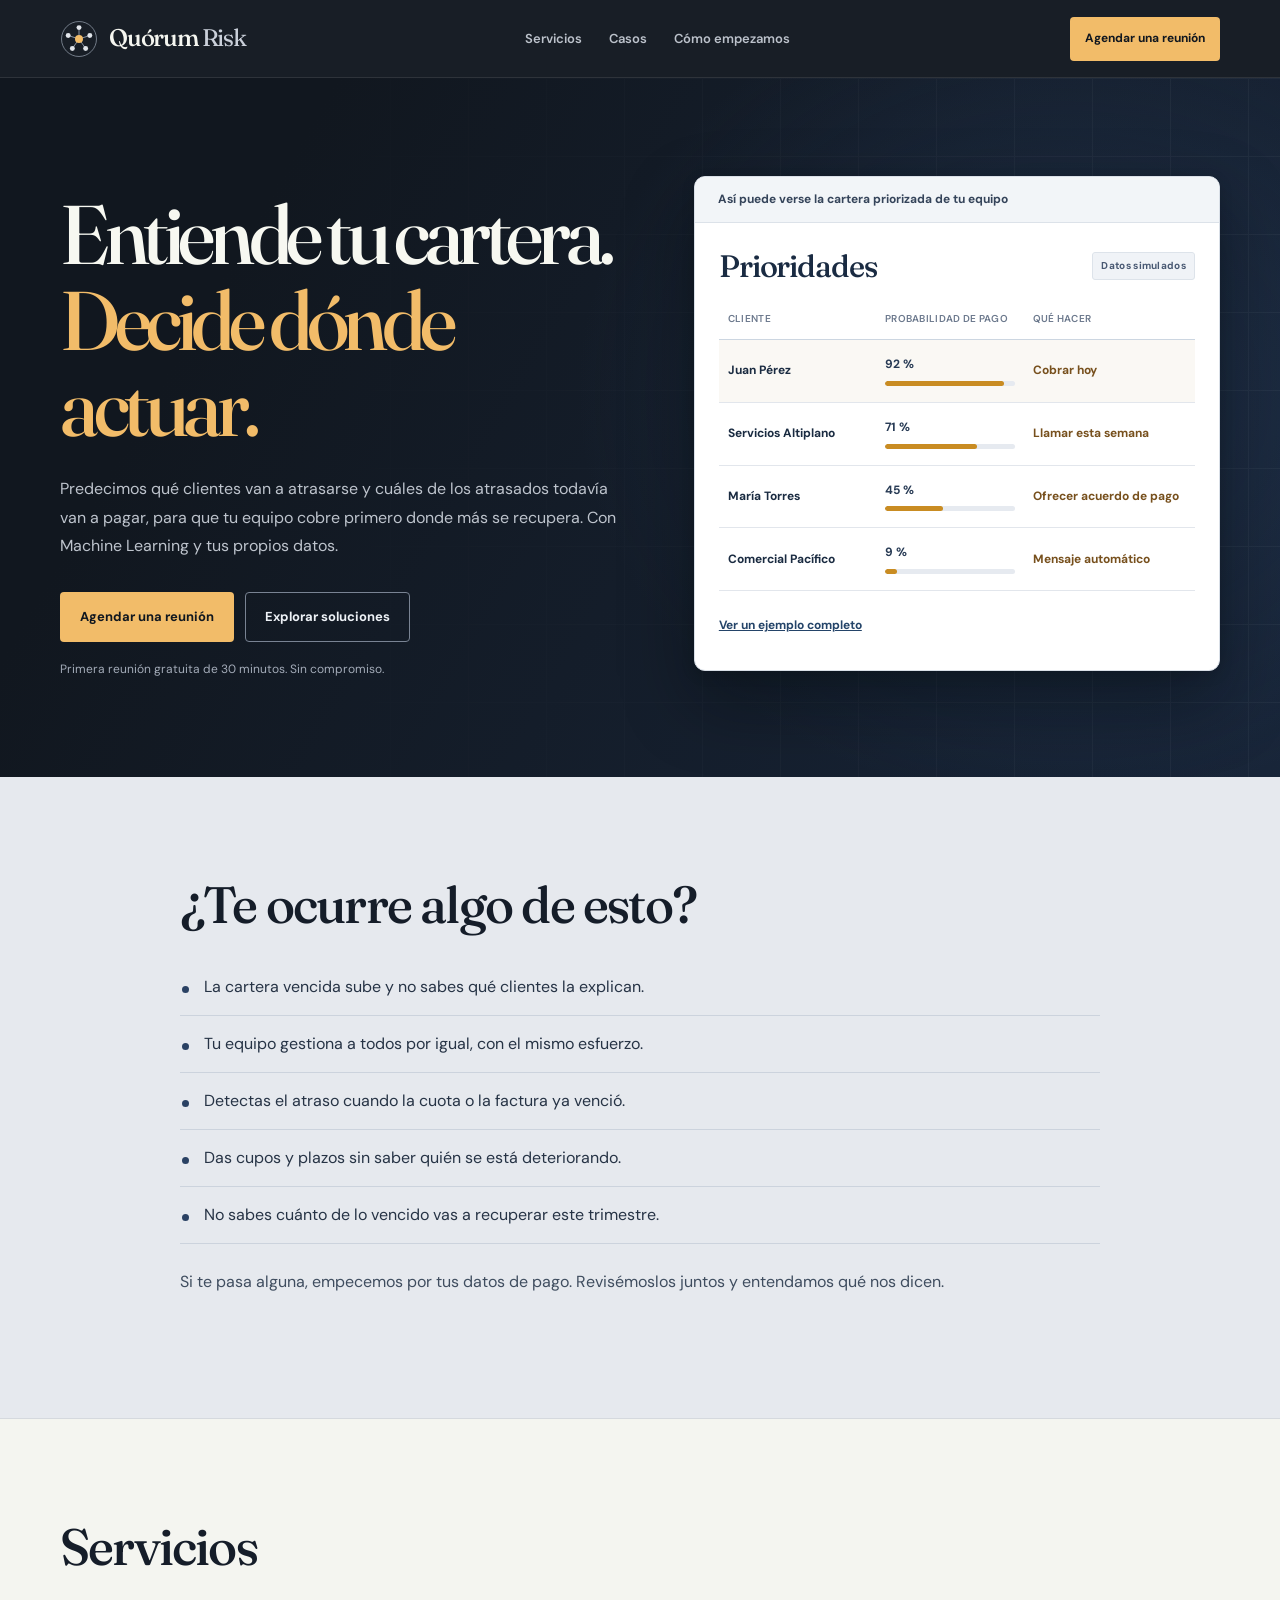
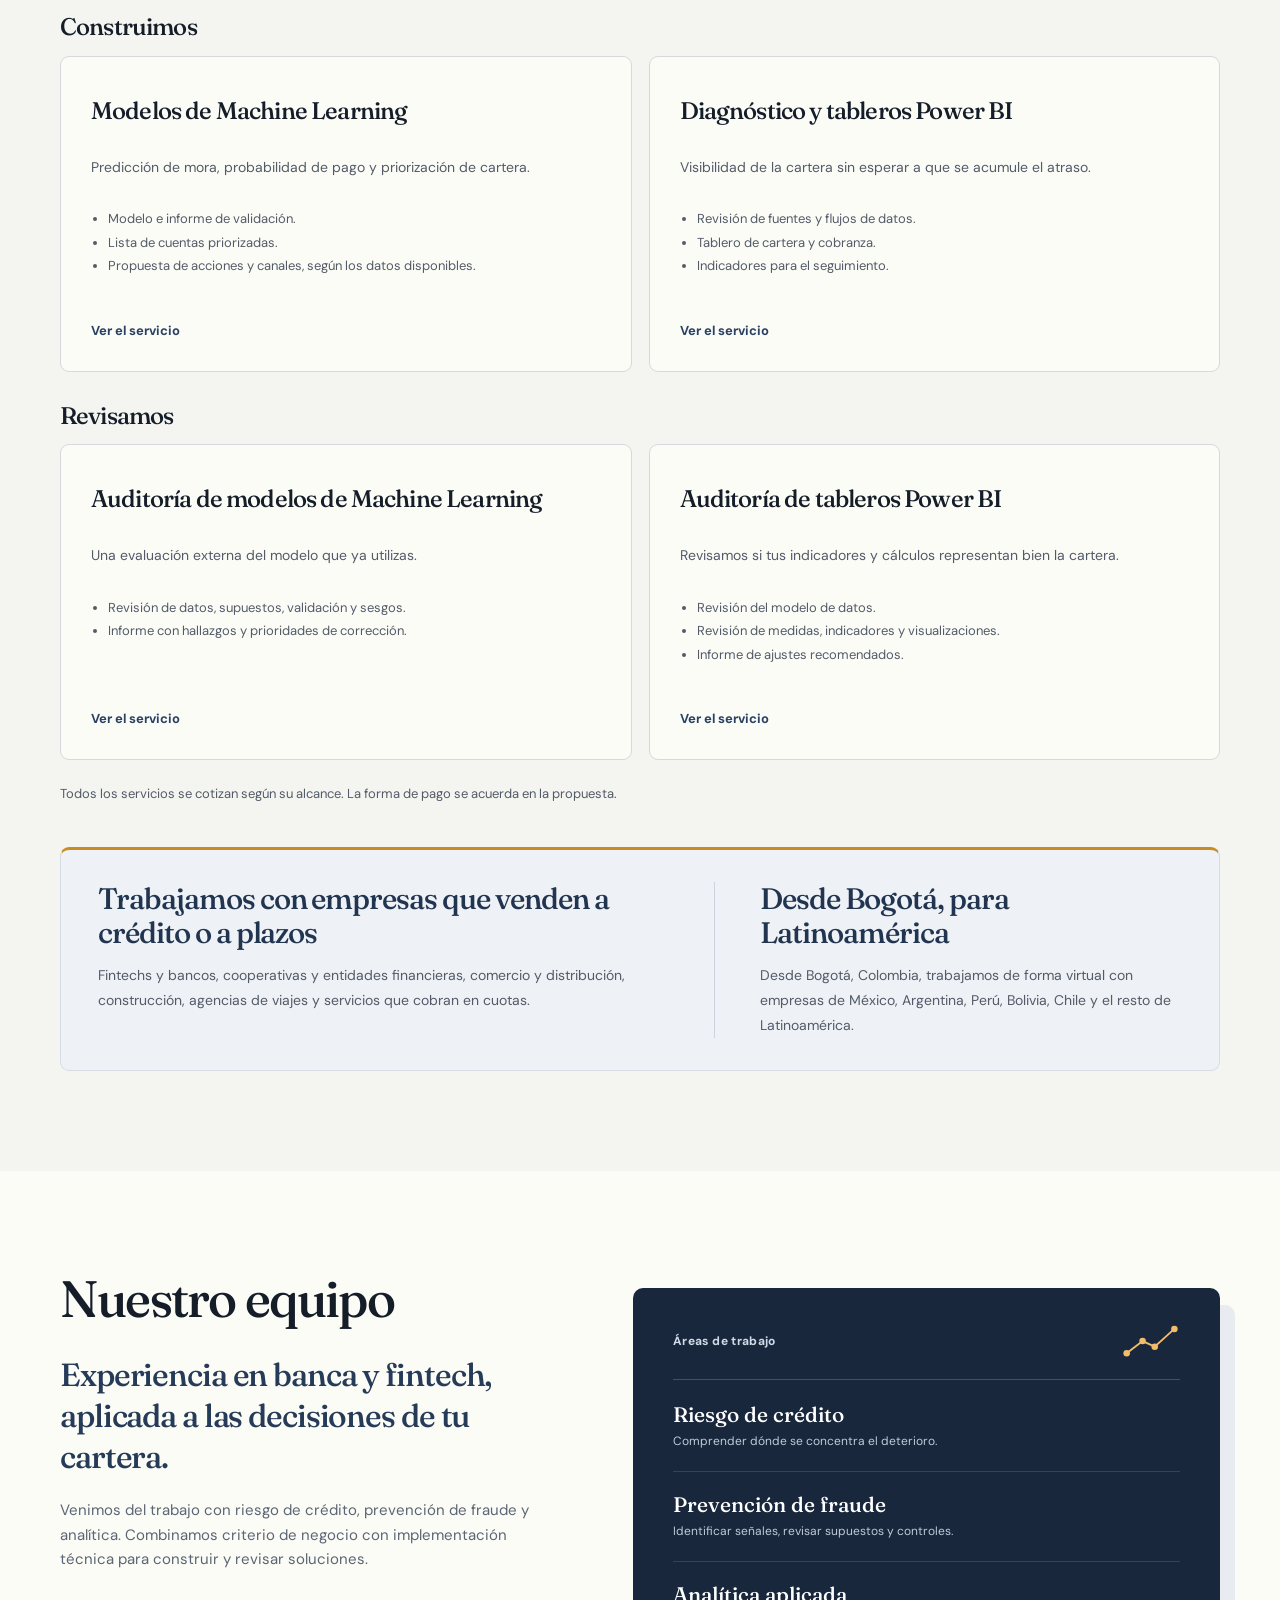
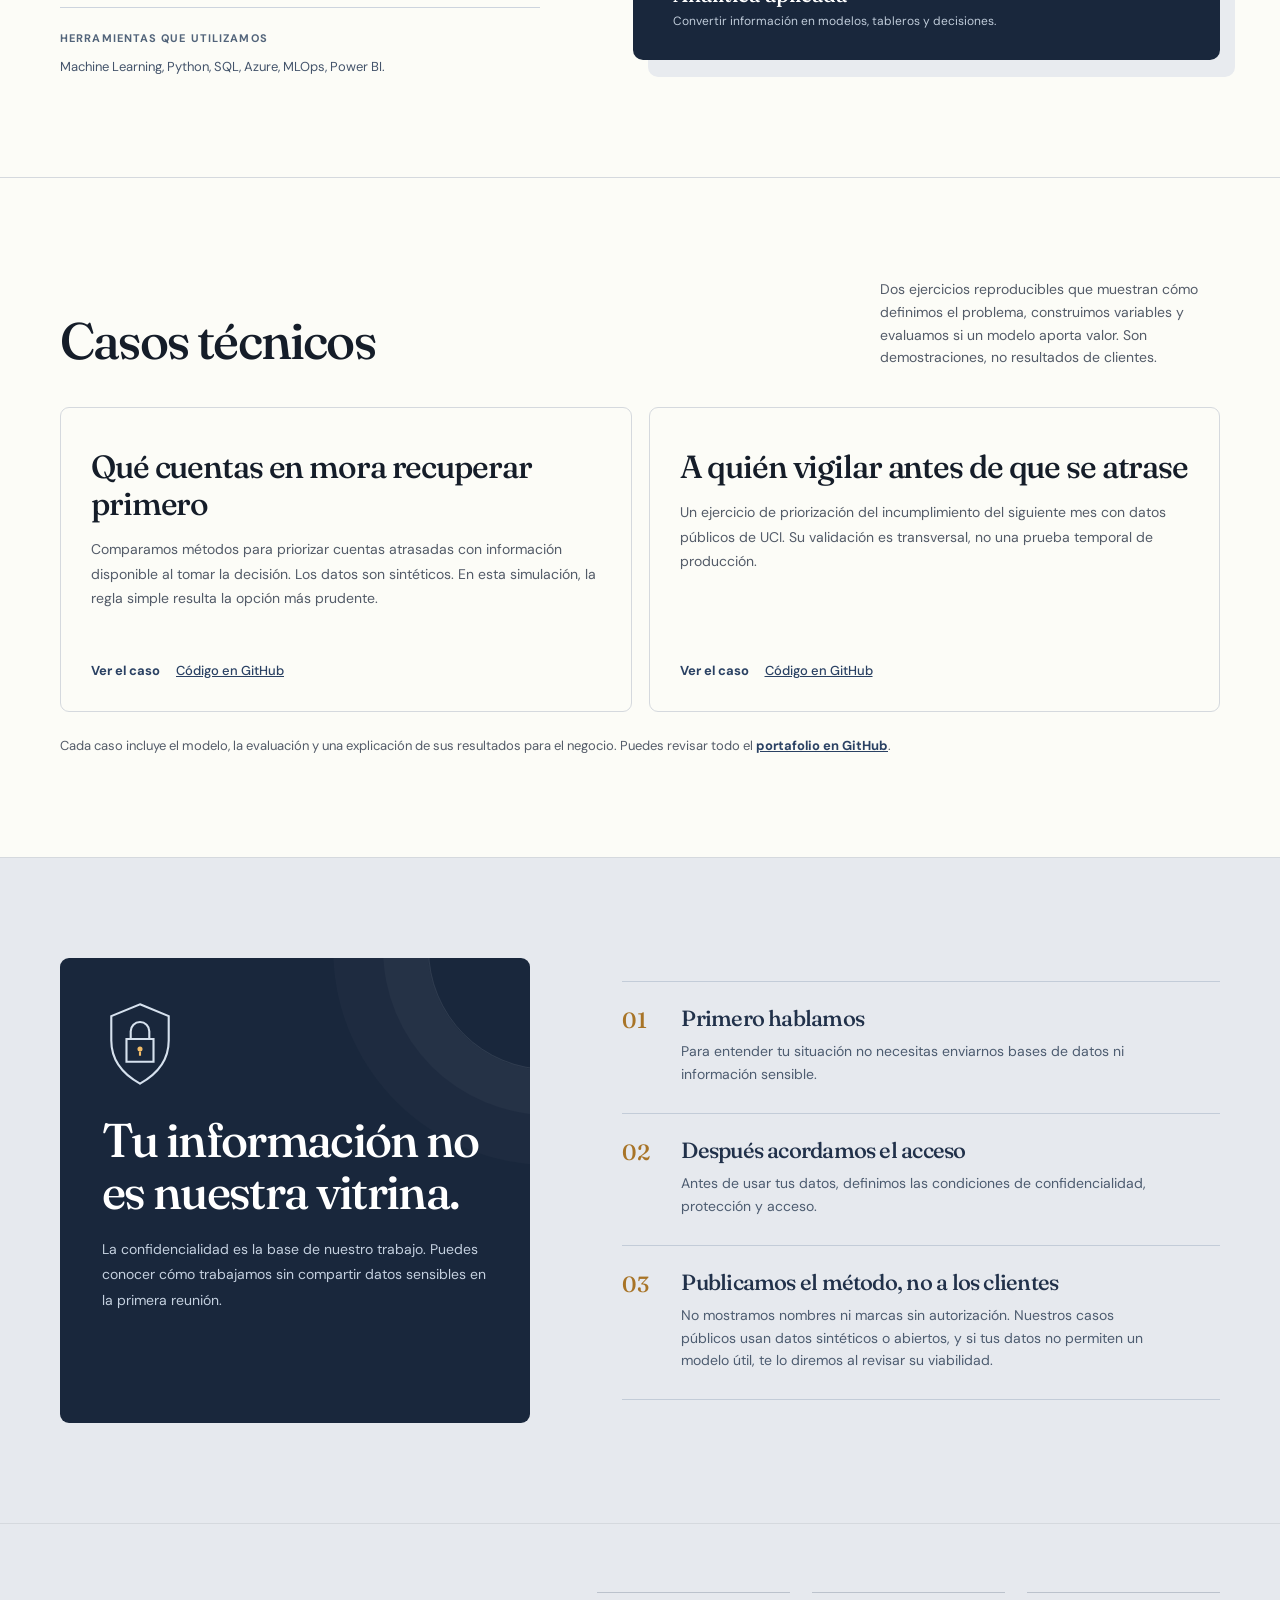
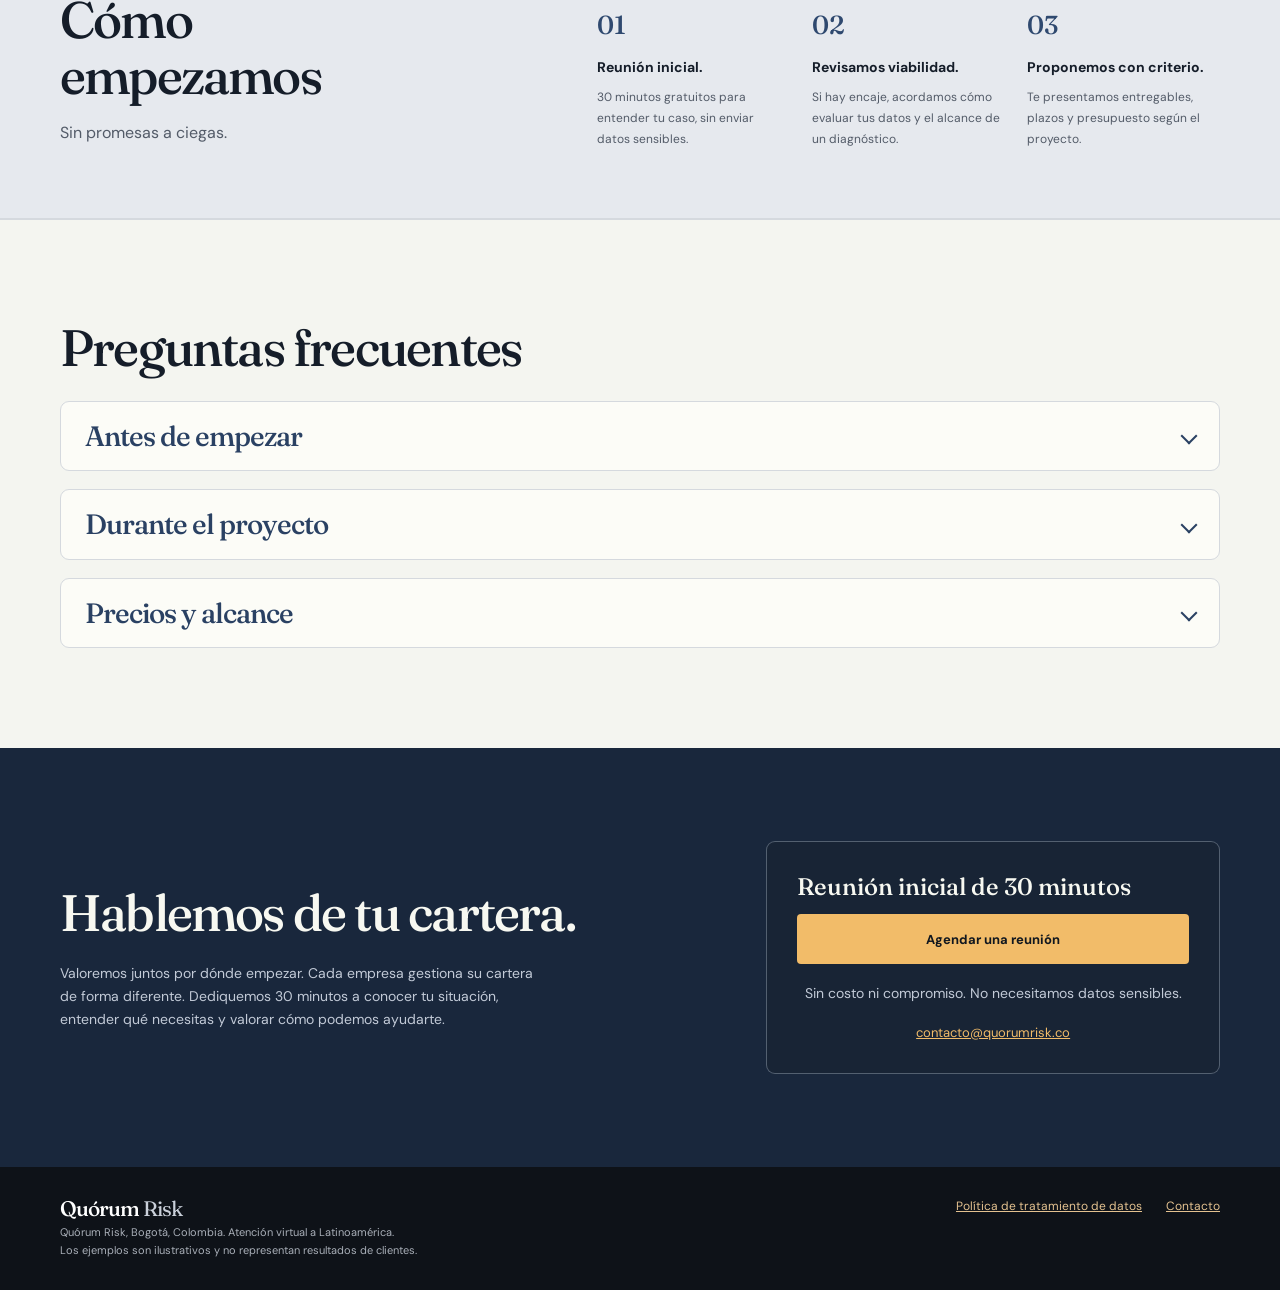
<file: index.html>
<!doctype html>
<html lang="es">
<head>
<meta charset="utf-8">
<meta name="viewport" content="width=device-width,initial-scale=1">
<meta name="theme-color" content="#11171f">
<title>Modelos predictivos de cartera y mora | Quórum Risk</title>
<meta name="description" content="Predicción de mora, priorización de cobranza y tableros de cartera con Machine Learning y Power BI. Consultoría desde Bogotá para toda Latinoamérica.">
<link rel="canonical" href="https://quorumrisk.co/">
<meta property="og:title" content="Quórum Risk. Entiende tu cartera. Decide dónde actuar.">
<meta property="og:description" content="Predicción de mora, recuperación de cartera, auditoría de modelos y Power BI para empresas de Latinoamérica.">
<meta property="og:url" content="https://quorumrisk.co/">
<script type="application/ld+json">{"@context":"https://schema.org","@type":"ProfessionalService","name":"Quórum Risk","url":"https://quorumrisk.co/","email":"contacto@quorumrisk.co","address":{"@type":"PostalAddress","addressLocality":"Bogotá","addressCountry":"CO"},"areaServed":{"@type":"Place","name":"Latinoamérica"},"description":"Consultoría de inteligencia de cartera, modelos predictivos de mora, priorización de cobranza, Power BI y auditoría de modelos."}</script>
<style>
@import url('https://fonts.googleapis.com/css2?family=DM+Sans:wght@400;500;600;700&family=Fraunces:opsz,wght@9..144,400;9..144,500;9..144,600&display=swap');
:root{--deep:#11171f;--pine:#19273c;--pine2:#2a4163;--paper:#f4f5f0;--surface:#fcfcf7;--line:#d5d9de;--ink:#151d29;--muted:#535b68;--lime:#cad6e8;--gold:#f2bc69;--heading:'Fraunces',Georgia,serif;--body:'DM Sans',system-ui,sans-serif}
*{box-sizing:border-box}html{scroll-behavior:smooth;scroll-padding-top:90px}body{margin:0;color:var(--ink);background:var(--paper);font:16px/1.62 var(--body);-webkit-font-smoothing:antialiased}a{color:inherit}button,a{font:inherit}h1,h2,h3,p{margin:0}h1,h2,h3{font-family:var(--heading);font-weight:500;letter-spacing:-.035em}h1{font-size:clamp(3.45rem,6.5vw,6.7rem);line-height:1.035;letter-spacing:-.065em}h2{font-size:clamp(2.25rem,4vw,4rem);line-height:1.1}h3{font-size:clamp(1.35rem,2.5vw,2.05rem);line-height:1.16}.wrap{width:min(1160px,calc(100% - 52px));margin:auto}.eyebrow{font-weight:700;font-size:11px;letter-spacing:.16em;line-height:1.55;text-transform:uppercase}.muted{color:var(--muted)}:focus-visible{outline:3px solid var(--gold);outline-offset:4px}
.site-header{background:#11171ff7;backdrop-filter:blur(15px);color:#f5f6f0;position:sticky;top:0;z-index:20;border-bottom:1px solid #ffffff18}.header-content{min-height:77px;display:flex;align-items:center;gap:26px}.logo{display:inline-flex;align-items:center;gap:11px;text-decoration:none;white-space:nowrap}.logo svg{width:38px;height:38px}.logo-text{font:500 24px/1.1 var(--heading);letter-spacing:-.05em}.logo-text span{color:#cad0da;font-weight:400}.nav{display:flex;gap:27px;margin-left:auto}.nav a{font-size:13px;font-weight:600;color:#bcc2cb;text-decoration:none}.nav a:hover{color:white}.right{display:flex;align-items:center;gap:13px;margin-left:auto}.nav+.right{margin-left:0}.lang{display:flex;gap:2px;border:1px solid #798393;padding:3px;border-radius:5px}.lang a{font-size:11px;font-weight:700;padding:4px 7px;border-radius:3px;text-decoration:none;color:#bac2ce}.lang a[aria-current="page"]{background:var(--lime);color:var(--deep)}.header-cta{font-size:12px;font-weight:700;text-decoration:none;color:var(--deep);background:var(--gold);border-radius:4px;padding:10px 15px;white-space:nowrap}.header-cta:hover,.button-primary:hover{background:#ffd08a}
.hero{background:var(--deep);color:#f7f8f1;isolation:isolate;position:relative;overflow:hidden;padding:90px 0 98px}.hero:before{content:"";z-index:-2;position:absolute;inset:0;background:radial-gradient(ellipse 48% 75% at 83% 45%,#2b436660,transparent 79%),linear-gradient(120deg,#11171f 20%,#19273c 110%)}.hero:after{content:"";position:absolute;inset:0;z-index:-1;opacity:.04;background-image:linear-gradient(#ffffff 1px,transparent 1px),linear-gradient(90deg,#ffffff 1px,transparent 1px);background-size:78px 78px;mask-image:linear-gradient(90deg,transparent 22%,black 95%)}.hero-grid{display:grid;grid-template-columns:1.04fr .96fr;align-items:center;gap:5.5%}.hero .eyebrow{color:var(--lime);display:flex;align-items:center;gap:12px}.hero .eyebrow:before{content:"";height:1px;width:26px;background:var(--gold);flex:none}.hero h1{margin:23px 0 26px;max-width:640px}.hero h1 em{color:var(--gold);font-style:normal}.hero-description{font-size:16px;line-height:1.78;color:#bec4cd;max-width:54ch}.actions{display:flex;flex-wrap:wrap;gap:11px;margin-top:31px}.button{display:inline-flex;align-items:center;justify-content:center;gap:14px;min-height:50px;padding:12px 19px;border-radius:4px;text-decoration:none;font-size:13px;font-weight:700;border:1px solid transparent;transition:transform .2s,background .2s;white-space:nowrap}.button:hover{transform:translateY(-2px)}.button-primary{background:var(--gold);color:var(--deep)}.button-outline{color:#edf1f6;border-color:#798393}.button-outline:hover{border-color:var(--gold)}.micro{font-size:12px;color:#a3abb8;margin-top:18px}
.sample{border:1px solid #6c788b70;background:#16202edc;border-radius:12px;overflow:hidden;box-shadow:0 30px 85px #070b1080;transform:rotate(1deg)}.sample-head{display:flex;justify-content:space-between;align-items:center;gap:12px;padding:17px 22px;background:#ffffff07;border-bottom:1px solid #ffffff18}.sample-head strong{font-size:11px;letter-spacing:.11em}.dots{display:flex;gap:5px}.dots i{width:5px;height:5px;border-radius:50%;background:#909eb2}.dots i:first-child{background:var(--gold)}.sample-body{padding:25px}.sample-label{font-size:10px;color:#d6b782;letter-spacing:.08em;font-weight:700}.sample h3{font-family:var(--heading);font-size:28px;color:#eef2f8;margin:8px 0 23px}.flow{display:grid;grid-template-columns:1fr auto 1fr;gap:10px;align-items:center}.signals,.decision{background:#202b3b;border:1px solid #526177;border-radius:6px;padding:15px;min-height:166px}.signals span{display:block;font-size:11px;color:#dde1e8;padding:10px 0;border-bottom:1px solid #ffffff2}.signals span:last-child{border:0}.signals span:before{content:"•";color:var(--gold);margin-right:7px}.flow-arrow{color:var(--gold);font-size:24px}.decision{border-color:#9e835a;background:linear-gradient(155deg,#373e48,#2a3038)}.decision strong{display:block;font:500 22px/1.14 var(--heading);margin:23px 0 9px}.decision small{display:block;color:#c7cdd5;font-size:11px}.sample-foot{border-top:1px solid #ffffff20;margin-top:22px;padding-top:14px;font-size:11px;color:#aab3c0}
.scope{background:#e6e9ee;border-bottom:1px solid #d6dadf}.scope .wrap{padding:19px 0;display:flex;gap:18px;align-items:center;justify-content:space-between}.scope .eyebrow{color:#586272;flex:none}.scope p:last-child{font-size:13px;font-weight:600;color:#374152;text-align:right}
.section{padding:100px 0}.section-intro{display:flex;justify-content:space-between;align-items:end;gap:35px;margin-bottom:38px}.section-intro .eyebrow{color:var(--pine2);margin-bottom:15px}.section-intro p:last-child{color:var(--muted);font-size:14px;max-width:340px}.cards{display:grid;grid-template-columns:repeat(3,minmax(0,1fr));gap:17px}.card{display:flex;flex-direction:column;gap:15px;min-height:312px;padding:30px;background:var(--surface);border:1px solid var(--line);border-radius:9px}.card .num{font-size:11px;color:var(--pine2);font-weight:700;letter-spacing:.12em}.card h3{margin-top:10px}.card p{font-size:14px;color:var(--muted);line-height:1.75}.card a{font-size:13px;font-weight:700;color:var(--pine2);text-decoration:none;margin-top:auto;padding-top:14px}.card a:hover{text-decoration:underline}.service-note{font-size:13px;color:var(--muted);margin-top:23px}
.how{background:#e6e9ee;border-block:1px solid var(--line);padding:68px 0}.how-grid{display:grid;grid-template-columns:1fr 1.4fr;gap:8%;align-items:start}.how .eyebrow{color:var(--pine2);margin-bottom:16px}.how h2{max-width:400px}.steps{display:grid;grid-template-columns:repeat(3,minmax(0,1fr));gap:22px}.step{border-top:1px solid #bbc2cc;padding-top:16px}.step b{font:500 26px var(--heading);color:#2f496f}.step strong{display:block;font-size:14px;margin:14px 0 8px}.step p{font-size:12px;line-height:1.75;color:var(--muted)}
.contact{background:var(--pine);padding:93px 0;color:#f7f8f1}.contact-grid{display:grid;grid-template-columns:1fr .8fr;gap:12%;align-items:center}.contact .eyebrow{color:var(--gold);margin-bottom:17px}.contact h2{margin-bottom:21px}.contact p{font-size:14px;color:#c2cad7;max-width:48ch}.contact-panel{background:#182435;border:1px solid #939eaf7c;border-radius:9px;padding:30px}.contact-panel strong{display:block;font:500 24px var(--heading);margin-bottom:13px}.contact-panel .button{width:100%}.contact-panel .micro{text-align:center}.contact-panel .email{display:block;color:var(--gold);font-size:13px;text-align:center;margin-top:17px;overflow-wrap:anywhere}.footer{background:#0e1218;color:#a9afb8;padding:30px 0}.footer .wrap{display:flex;justify-content:space-between;align-items:center;gap:25px}.footer .logo-text{font-size:21px;color:#ffffff}.footer p{font-size:11px;max-width:440px}.footer a.extra{font-size:12px;color:#ecc68e;text-decoration:none}
.detail-hero{background:var(--deep);color:#f6f8ee;padding:74px 0}.detail-hero .eyebrow{color:var(--gold)}.detail-hero h1{font-size:clamp(3rem,5.8vw,5.8rem);max-width:850px;margin:19px 0}.detail-hero p:last-child{color:#bec4cd;max-width:68ch}.detail-grid{display:grid;grid-template-columns:1fr 1fr;gap:17px}.detail-panel{padding:32px;background:var(--surface);border:1px solid var(--line);border-radius:9px}.detail-panel .eyebrow{color:var(--pine2);margin-bottom:16px}.detail-panel h3{margin-bottom:16px}.detail-panel p{font-size:14px;color:var(--muted)}.detail-panel ul{padding-left:18px;font-size:13px;line-height:1.9}.back-link{display:inline-block;margin-top:20px;font-size:13px;color:var(--pine2);font-weight:700}
@media(max-width:1080px){.hero-grid{gap:32px}.hero h1{font-size:clamp(3.25rem,5.5vw,5.4rem)}.flow{grid-template-columns:1fr}.flow-arrow{transform:rotate(90deg);height:18px;text-align:center}.signals,.decision{min-height:0}.decision strong{margin:10px 0}.cards{gap:12px}.card{padding:24px}}
@media(max-width:820px){.nav{display:none}.nav+.right{margin-left:auto}.header-content{min-height:68px}.hero{padding:65px 0 79px}.hero-grid,.how-grid,.contact-grid{grid-template-columns:1fr}.hero h1{font-size:clamp(3.35rem,10vw,5.9rem)}.sample{transform:none;width:min(100%,570px);margin:15px auto 0}.flow{grid-template-columns:1fr 28px 1fr}.flow-arrow{transform:none;height:auto}.signals,.decision{min-height:156px}.section{padding:75px 0}.section-intro{display:block}.section-intro p:last-child{margin-top:15px}.cards{grid-template-columns:1fr}.card{min-height:0}.how-grid{gap:31px}.detail-grid{grid-template-columns:1fr}}
@media(max-width:580px){.wrap{width:calc(100% - 38px)}.header-content{gap:9px}.logo svg{width:30px;height:30px}.logo-text{font-size:19px}.right{gap:8px}.header-cta{font-size:10px;padding:10px}.hero h1{font-size:clamp(3rem,11vw,4.3rem)}.hero-description{font-size:15px}.actions{gap:9px}.button{white-space:normal;text-align:center}.scope .wrap{align-items:start;flex-direction:column;gap:5px}.scope p:last-child{text-align:left}.flow{grid-template-columns:1fr 23px 1fr}.sample-body{padding:17px}.sample-head{padding:14px 16px}.signals,.decision{padding:10px}.signals span{font-size:10px}.decision strong{font-size:18px}.steps{grid-template-columns:1fr;gap:13px}.step strong{margin:5px 0}.contact-panel{padding:22px}.footer .wrap{align-items:start;flex-direction:column;gap:12px}}
@media(max-width:360px){.header-cta{display:none}}
@media(prefers-reduced-motion:reduce){html{scroll-behavior:auto}.button{transition:none}}

/* Extensiones de contenido. Se conserva la paleta, tipografía y espaciado publicados. */
.hero h1 em{color:inherit}.mobile-nav{display:none;position:relative}.mobile-nav summary{list-style:none;cursor:pointer;font-size:12px;font-weight:700;padding:10px 12px;border:1px solid #8993a3;border-radius:4px;color:#eef0f5;min-height:44px;display:flex;align-items:center}.mobile-nav summary::-webkit-details-marker{display:none}.mobile-nav nav{position:absolute;right:0;top:calc(100% + 12px);width:220px;background:#19273c;border:1px solid #8993a3;border-radius:6px;padding:9px;box-shadow:0 20px 32px #0006}.mobile-nav nav a{display:block;padding:11px;color:#f5f6f0;text-decoration:none;font-size:13px}.mobile-nav nav a:hover{background:#ffffff15}.header-cta{min-height:44px;display:inline-flex;align-items:center}
.sample-head strong{letter-spacing:.02em}.example-title{margin:7px 0 13px;color:#f5f6f0;font-size:24px}.example-note,.sample-foot{color:#c6cdda;font-size:11px}.example-scroll{overflow-x:auto}.priority-table{width:100%;border-collapse:collapse;min-width:440px;color:#ecf1f7;font-size:11px}.priority-table th{text-align:left;color:#bfc9d8;font-weight:600;padding:9px 8px;border-bottom:1px solid #ffffff34}.priority-table td{padding:10px 8px;border-bottom:1px solid #ffffff1b;vertical-align:middle}.priority-table td:last-child{color:var(--gold);font-weight:600}.bar-track{height:4px;background:#536076;border-radius:8px;overflow:hidden;margin-top:5px}.bar-track span{display:block;height:100%;background:var(--gold)}.sample-link{display:inline-flex;align-items:center;min-height:44px;color:var(--gold);font-size:12px;font-weight:700;text-decoration:underline;margin-top:8px}
.pain{background:#e6e9ee;border-bottom:1px solid var(--line)}.pain .wrap{max-width:920px}.pain h2{margin-bottom:26px}.pain-list{list-style:none;padding:0;margin:0 0 25px}.pain-list li{padding:15px 0 15px 24px;position:relative;border-bottom:1px solid #ccd3dd;color:#263345;font-size:16px}.pain-list li:before{content:"";position:absolute;width:7px;height:7px;top:27px;left:2px;border-radius:50%;background:var(--pine2)}.pain-closing{color:#3f4d5f;margin-bottom:23px}.scope .wrap{display:block}.scope p{color:#374152}.scope p:first-child{font-weight:700;margin-bottom:5px}.scope p:last-child{text-align:left;font-weight:400}.scope .remote{margin-top:9px;color:#42516a;font-size:12px}
.service-groups{display:grid;gap:30px}.service-group h3{font-size:24px;margin-bottom:15px}.service-cards{display:grid;grid-template-columns:repeat(2,minmax(0,1fr));gap:17px}.service-cards .card{min-height:305px}.deliverables{padding-left:17px;color:var(--muted);font-size:13px;line-height:1.8}.price{font-size:17px;color:var(--pine2);font-weight:700}.price small{font-size:11px;font-weight:500;color:var(--muted)}.card .links{display:flex;gap:16px;flex-wrap:wrap;margin-top:auto}.card .links a{margin-top:0;padding-top:6px}.card .links a.secondary{font-weight:500;text-decoration:underline}.card .num{letter-spacing:.04em}
.service-audience{display:grid;grid-template-columns:1.1fr .9fr;gap:45px;margin-top:42px;padding:32px 37px;background:#eef1f5;border:1px solid #d5dce5;border-top:3px solid #c98c22;border-radius:9px}
.service-audience h3{font-size:clamp(1.35rem,2.4vw,1.85rem);margin-bottom:12px;color:#223550}
.service-audience p{font-size:14px;line-height:1.8;color:var(--muted)}
.service-audience>div:last-child{border-left:1px solid #cbd3df;padding-left:45px}
@media(max-width:820px){.service-audience{grid-template-columns:1fr;gap:24px;padding:26px}.service-audience>div:last-child{border-left:0;border-top:1px solid #cbd3df;padding-left:0;padding-top:23px}}
.team-panel,.privacy-panel{padding:30px;border:1px solid var(--line);border-radius:9px;background:var(--surface)}.team-panel p,.privacy-panel p{max-width:81ch;color:var(--muted);font-size:15px}.trust{background:#e6e9ee}.trust h2{margin-bottom:20px}.trust .privacy-panel{border-color:#cbd2db}.text-link{color:var(--pine2);font-weight:700;text-decoration:underline}.faq{background:var(--paper);border-top:1px solid var(--line)}.faq h2{margin-bottom:25px}.faq .closing{margin-top:30px}.footer .wrap{align-items:flex-start}.footer-links{display:flex;gap:24px;flex-wrap:wrap}.footer-links a{color:#e4c290;font-size:12px}.service-note{line-height:1.7}
@media(max-width:1080px){.service-cards{gap:12px}}
@media(max-width:820px){.mobile-nav{display:block;margin-left:auto}.right{margin-left:0}.service-cards{grid-template-columns:1fr}.section{padding:75px 0}.sample{max-width:620px}}
@media(max-width:580px){.header-content{gap:6px}.logo{gap:6px}.header-cta{font-size:10px;padding:8px}.mobile-nav summary{padding:8px;font-size:11px}.sample-body{padding:17px}.priority-table{min-width:440px}.service-group h3{font-size:22px}.pain-list li{font-size:14px}.contact-panel{padding:22px}.footer-links{gap:13px}}
@media(max-width:360px){.mobile-nav{margin-left:auto}}

/* La vista de prioridades se presenta como un entregable, no como otra tarjeta oscura. */
.hero h1 em{color:var(--gold)}
.sample{background:#fff;transform:none;border:1px solid #d9dfe7;border-radius:11px;box-shadow:0 30px 70px #03070b66,0 4px 14px #03070b22;color:var(--ink)}
.sample-head{padding:14px 23px;background:#f2f5f8;border-bottom:1px solid #dce2e9;align-items:center}
.sample-head strong{font-size:12px;line-height:1.4;letter-spacing:0;color:#35445a;font-weight:700}
.sample-body{padding:26px 24px 22px}
.sample-title-row{display:flex;justify-content:space-between;align-items:center;gap:12px;margin-bottom:19px}
.example-title{color:#1a2b42;margin:0;font-size:31px}
.sample-tag{background:#f0f3f7;border:1px solid #dde3ea;border-radius:3px;padding:5px 8px;font-size:10px;color:#485872;font-weight:700;letter-spacing:.03em;white-space:nowrap}
.priority-table{min-width:0;color:#23334b;font-size:12px;table-layout:fixed}
.priority-table th{color:#6c798d;font-size:10px;letter-spacing:.03em;text-transform:uppercase;line-height:1.5;padding:9px 9px 13px;border-bottom:1px solid #ccd6e1}
.priority-table th:nth-child(1){width:33%}.priority-table th:nth-child(2){width:31%}.priority-table th:nth-child(3){width:36%}
.priority-table td{padding:16px 9px;border-bottom:1px solid #e2e6ec;line-height:1.4;vertical-align:middle}
.priority-table tbody tr:first-child{background:#faf8f4}
.priority-table td:first-child{font-weight:700;color:#1a2b41}
.priority-table td:nth-child(2){font-weight:700;color:#273a54;font-variant-numeric:tabular-nums}
.priority-table td:last-child{color:#77501d;font-weight:700}
.bar-track{height:5px;background:#e6eaf0;border-radius:9px;overflow:hidden;margin-top:8px}
.bar-track span{display:block;height:100%;background:#c98c22;border-radius:9px}
.sample-foot{color:#5d6879;border-top:0;margin:17px 0 0;padding:0;line-height:1.6;font-size:11px}
.sample-link{color:#244469;font-size:12px;margin-top:13px}
.sample-link:hover{color:#a66b13}

/* Experiencia y confidencialidad tienen jerarquía editorial propia. */
.team-section{background:var(--surface)}
.team-layout{display:grid;grid-template-columns:.9fr 1.1fr;gap:8%;align-items:center}
.team-story h2{margin-bottom:27px}
.team-lead{font:500 clamp(1.35rem,2.5vw,2rem)/1.28 var(--heading);letter-spacing:-.035em;color:#263b58;margin-bottom:21px}
.team-story>p:not(.team-lead){max-width:47ch;color:#5c6573;font-size:15px}
.team-toolset{border-top:1px solid #cdd4de;margin-top:36px;padding-top:22px}
.team-toolset span{display:block;font-size:11px;color:#52647a;text-transform:uppercase;letter-spacing:.1em;font-weight:700;margin-bottom:8px}
.team-toolset p{font-size:13px;color:#44546b}
.team-expertise{background:#19273c;color:#eff3f7;border-radius:10px;box-shadow:15px 17px 0 #e8ebef;padding:34px 40px 29px;min-width:0}
.expertise-head{display:flex;align-items:center;justify-content:space-between;color:#d1dbe8;border-bottom:1px solid #ffffff30;padding-bottom:17px;margin-bottom:2px}
.expertise-head span{font-size:12px;font-weight:700;letter-spacing:.03em}
.expertise-head svg{width:58px;height:40px}
.expertise-item{display:grid;grid-template-columns:1fr;border-bottom:1px solid #ffffff20;padding:19px 0}
.expertise-item:last-child{border-bottom:0;padding-bottom:0}
.expertise-item>span{font-size:12px;color:#e7b56b;font-weight:700;padding-top:3px}
.expertise-item strong{font:500 21px/1.3 var(--heading);color:#fff}
.expertise-item p{grid-column:1;color:#bfcbd9;font-size:12px;margin-top:4px}
.trust{background:#e6e9ee}
.trust-layout{display:grid;grid-template-columns:.88fr 1.12fr;gap:8%;align-items:center}
.trust-lead{position:relative;background:#19273c;color:#fff;border-radius:9px;min-height:465px;padding:40px 42px;overflow:hidden}
.trust-lead:after{content:"";position:absolute;pointer-events:none;width:240px;height:240px;border:1px solid #ffffff19;border-radius:50%;right:-140px;top:-130px;box-shadow:0 0 0 45px #ffffff08,0 0 0 95px #ffffff05}
.trust-icon{color:#d6e1ee;width:76px;height:92px;margin-bottom:24px}
.trust-icon svg{width:100%;height:100%}
.trust-lead h2{font-size:clamp(2.4rem,3.7vw,3.7rem);line-height:1.1;max-width:520px;margin:0 0 19px}
.trust-lead p{font-size:14px;line-height:1.8;color:#c4d0df;max-width:41ch}
.trust-principles{display:grid;gap:0}
.trust-item{display:grid;grid-template-columns:42px 1fr;column-gap:17px;border-top:1px solid #c3ccd8;padding:24px 0 27px}
.trust-item:last-child{border-bottom:1px solid #c3ccd8}
.trust-count{font:500 22px var(--heading);color:#a87427}
.trust-item h3{font-size:22px;color:#21314a;margin-bottom:9px}
.trust-item p{font-size:14px;color:#4d5c70;max-width:47ch}
@media(max-width:980px){.sample-head{padding:13px 17px}.sample-body{padding:21px 17px}.priority-table{font-size:11px}.priority-table th,.priority-table td{padding-left:6px;padding-right:6px}.team-layout,.trust-layout{gap:5%}.team-expertise{padding:27px}.trust-lead{padding:32px}}
@media(max-width:820px){.team-layout,.trust-layout{grid-template-columns:1fr;gap:35px}.team-expertise{box-shadow:10px 10px 0 #e8ebef}.trust-lead{min-height:0}.team-story>p:not(.team-lead){max-width:70ch}}
@media(max-width:580px){
  .sample-head strong{font-size:12px}.sample-body{padding:21px 18px}.sample-title-row{margin-bottom:10px}.example-title{font-size:28px}.sample-tag{font-size:10px}
  .priority-table,.priority-table tbody,.priority-table tr,.priority-table td{display:block;width:100%;min-width:0}
  .priority-table thead{display:none}
  .priority-table tbody tr{padding:15px 0;display:grid;grid-template-columns:1fr auto;gap:7px 12px;border-bottom:1px solid #dde4eb}
  .priority-table td{padding:0;border:0}
  .priority-table td:first-child{grid-column:1;grid-row:1;font-size:13px}
  .priority-table td:nth-child(2){grid-column:1 / -1;grid-row:2;font-size:13px}
  .priority-table td:nth-child(2):before{content:"Probabilidad de pago  ";font-size:11px;font-weight:500;color:#647188}
  .priority-table td:last-child{grid-column:2;grid-row:1;text-align:right;font-size:11px}
  .bar-track{margin-top:6px;height:4px}.sample-foot{font-size:11px}
  .team-expertise{padding:25px 21px}.trust-lead{padding:30px 27px}.trust-lead h2{font-size:clamp(2.35rem,10vw,3.2rem)}.trust-item{grid-template-columns:30px 1fr;gap:12px}.trust-item h3{font-size:19px}
}
.faq-group{margin-top:18px;border:1px solid var(--line);border-radius:9px;background:var(--surface);overflow:hidden}
.faq-group>summary{list-style:none;cursor:pointer;min-height:66px;padding:18px 24px;display:flex;align-items:center;justify-content:space-between;gap:16px}
.faq-group>summary::-webkit-details-marker{display:none}
.faq-group>summary::after{content:"";width:10px;height:10px;flex:0 0 10px;border-right:2px solid var(--pine2);border-bottom:2px solid var(--pine2);transform:rotate(45deg);transition:transform .2s}
.faq-group[open]>summary::after{transform:rotate(225deg)}
.faq-group[open]>summary{border-bottom:1px solid var(--line)}
.faq-group>summary h3{font-size:clamp(1.35rem,2.5vw,1.75rem);color:var(--pine2);margin:0}
.faq-items{padding:3px 24px 11px}
.faq-item{padding:19px 0;border-bottom:1px solid var(--line)}
.faq-item:last-child{border-bottom:0}
.faq-item h4{font:700 15px/1.5 var(--body);color:#233149;margin:0 0 5px}
.faq-item p{color:var(--muted);font-size:14px;max-width:80ch;margin:0}
@media(prefers-reduced-motion:reduce){.faq-group>summary::after{transition:none}}

</style>
</head>
<body>

  <header class="site-header"><div class="wrap header-content">
    <a class="logo" href="/" aria-label="Quórum Risk, inicio">
      <svg viewBox="0 0 40 40" fill="none" aria-hidden="true"><circle cx="20" cy="20" r="18.4" stroke="#a9b4c4" opacity=".65"/><g stroke="#8e98a8"><path d="M20 8V20M31.4 16.3 20 20M27 30 20 20M13 30 20 20M8.6 16.3 20 20"/></g><g fill="#e2e6eb"><circle cx="20" cy="8" r="2.6"/><circle cx="31.4" cy="16.3" r="2.6"/><circle cx="27" cy="30" r="2.6"/><circle cx="13" cy="30" r="2.6"/><circle cx="8.6" cy="16.3" r="2.6"/></g><circle cx="20" cy="20" r="4.2" fill="#f2bc69"/></svg>
      <span class="logo-text">Quórum <span>Risk</span></span>
    </a>
    <nav class="nav" aria-label="Navegación principal"><a href="#soluciones">Servicios</a><a href="#casos">Casos</a><a href="#como-empezamos">Cómo empezamos</a></nav>
    <details class="mobile-nav"><summary>Menú</summary><nav aria-label="Navegación móvil"><a href="#soluciones">Servicios</a><a href="#casos">Casos técnicos</a><a href="#como-empezamos">Cómo empezamos</a><a href="https://cal.com/quorumrisk">Agendar una reunión</a></nav></details>
    <div class="right"><a class="header-cta" href="https://cal.com/quorumrisk">Agendar una reunión</a></div>
  </div></header>
  <main>
    <section class="hero" id="inicio" aria-labelledby="principal"><div class="wrap hero-grid">
      <div>
        <h1 id="principal">Entiende tu cartera. <em>Decide dónde actuar.</em></h1>
        <p class="hero-description">Predecimos qué clientes van a atrasarse y cuáles de los atrasados todavía van a pagar, para que tu equipo cobre primero donde más se recupera. Con Machine Learning y tus propios datos.</p>
        <div class="actions"><a class="button button-primary" href="https://cal.com/quorumrisk">Agendar una reunión</a><a class="button button-outline" href="#soluciones">Explorar soluciones</a></div>
        <p class="micro">Primera reunión gratuita de 30 minutos. Sin compromiso.</p>
      </div>
      <div class="sample" aria-label="Vista ilustrativa de cartera priorizada con datos sintéticos">
        <div class="sample-head"><strong>Así puede verse la cartera priorizada de tu equipo</strong></div>
        <div class="sample-body"><div class="sample-title-row"><h2 class="example-title">Prioridades</h2><span class="sample-tag">Datos simulados</span></div>
          <div class="example-scroll"><table class="priority-table"><thead><tr><th>Cliente</th><th>Probabilidad de pago</th><th>Qué hacer</th></tr></thead><tbody>
            <tr><td>Juan Pérez</td><td>92 %<div class="bar-track"><span style="width:92%"></span></div></td><td>Cobrar hoy</td></tr>
            <tr><td>Servicios Altiplano</td><td>71 %<div class="bar-track"><span style="width:71%"></span></div></td><td>Llamar esta semana</td></tr>
            <tr><td>María Torres</td><td>45 %<div class="bar-track"><span style="width:45%"></span></div></td><td>Ofrecer acuerdo de pago</td></tr>
            <tr><td>Comercial Pacífico</td><td>9 %<div class="bar-track"><span style="width:9%"></span></div></td><td>Mensaje automático</td></tr>
          </tbody></table></div>
          <a class="sample-link" href="/casos/recuperacion-de-cartera/">Ver un ejemplo completo</a>
        </div>
      </div>
    </div></section>
    <section class="section pain" id="problemas" aria-labelledby="problemas-titulo"><div class="wrap"><h2 id="problemas-titulo">¿Te ocurre algo de esto?</h2><ul class="pain-list">
      <li>La cartera vencida sube y no sabes qué clientes la explican.</li>
      <li>Tu equipo gestiona a todos por igual, con el mismo esfuerzo.</li>
      <li>Detectas el atraso cuando la cuota o la factura ya venció.</li>
      <li>Das cupos y plazos sin saber quién se está deteriorando.</li>
      <li>No sabes cuánto de lo vencido vas a recuperar este trimestre.</li>
    </ul><p class="pain-closing">Si te pasa alguna, empecemos por tus datos de pago. Revisémoslos juntos y entendamos qué nos dicen.</p></div></section>
    <section class="section" id="soluciones" aria-labelledby="servicios-titulo"><div class="wrap">
      <div class="section-intro"><div><h2 id="servicios-titulo">Servicios</h2></div></div>
      <div class="service-groups"><div class="service-group"><h3>Construimos</h3><div class="service-cards">
        <article class="card"><h3>Modelos de Machine Learning</h3><p>Predicción de mora, probabilidad de pago y priorización de cartera.</p><ul class="deliverables"><li>Modelo e informe de validación.</li><li>Lista de cuentas priorizadas.</li><li>Propuesta de acciones y canales, según los datos disponibles.</li></ul><a href="/recuperacion-de-cartera-morosa/">Ver el servicio</a></article>
        <article class="card"><h3>Diagnóstico y tableros Power BI</h3><p>Visibilidad de la cartera sin esperar a que se acumule el atraso.</p><ul class="deliverables"><li>Revisión de fuentes y flujos de datos.</li><li>Tablero de cartera y cobranza.</li><li>Indicadores para el seguimiento.</li></ul><a href="/diagnostico-y-tablero-de-cartera/">Ver el servicio</a></article>
      </div></div><div class="service-group"><h3>Revisamos</h3><div class="service-cards">
        <article class="card"><h3>Auditoría de modelos de Machine Learning</h3><p>Una evaluación externa del modelo que ya utilizas.</p><ul class="deliverables"><li>Revisión de datos, supuestos, validación y sesgos.</li><li>Informe con hallazgos y prioridades de corrección.</li></ul><a href="/auditoria-de-modelos/">Ver el servicio</a></article>
        <article class="card"><h3>Auditoría de tableros Power BI</h3><p>Revisamos si tus indicadores y cálculos representan bien la cartera.</p><ul class="deliverables"><li>Revisión del modelo de datos.</li><li>Revisión de medidas, indicadores y visualizaciones.</li><li>Informe de ajustes recomendados.</li></ul><a href="/auditoria-de-modelos/#power-bi">Ver el servicio</a></article>
      </div></div></div>
      <p class="service-note">Todos los servicios se cotizan según su alcance. La forma de pago se acuerda en la propuesta.</p>
      <div class="service-audience" aria-label="Sectores y cobertura geográfica"><div><h3>Trabajamos con empresas que venden a crédito o a plazos</h3><p>Fintechs y bancos, cooperativas y entidades financieras, comercio y distribución, construcción, agencias de viajes y servicios que cobran en cuotas.</p></div><div><h3>Desde Bogotá, para Latinoamérica</h3><p>Desde Bogotá, Colombia, trabajamos de forma virtual con empresas de México, Argentina, Perú, Bolivia, Chile y el resto de Latinoamérica.</p></div></div>
    </div></section>
    <section class="section team-section" id="equipo" aria-labelledby="equipo-titulo"><div class="wrap team-layout">
      <div class="team-story"><h2 id="equipo-titulo">Nuestro equipo</h2><p class="team-lead">Experiencia en banca y fintech, aplicada a las decisiones de tu cartera.</p><p>Venimos del trabajo con riesgo de crédito, prevención de fraude y analítica. Combinamos criterio de negocio con implementación técnica para construir y revisar soluciones.</p><div class="team-toolset"><span>Herramientas que utilizamos</span><p>Machine Learning, Python, SQL, Azure, MLOps, Power BI.</p></div></div>
      <div class="team-expertise" aria-label="Áreas de experiencia"><div class="expertise-head"><span>Áreas de trabajo</span><svg viewBox="0 0 62 42" fill="none" aria-hidden="true"><path d="M5 33 22 20 35 26 56 7" stroke="#f2bc69" stroke-width="2"/><circle cx="5" cy="33" r="3.5" fill="#f2bc69"/><circle cx="22" cy="20" r="3.5" fill="#f2bc69"/><circle cx="35" cy="26" r="3.5" fill="#f2bc69"/><circle cx="56" cy="7" r="3.5" fill="#f2bc69"/></svg></div><div class="expertise-item"><strong>Riesgo de crédito</strong><p>Comprender dónde se concentra el deterioro.</p></div><div class="expertise-item"><strong>Prevención de fraude</strong><p>Identificar señales, revisar supuestos y controles.</p></div><div class="expertise-item"><strong>Analítica aplicada</strong><p>Convertir información en modelos, tableros y decisiones.</p></div></div>
    </div></section>
    <section class="section" id="casos" aria-labelledby="casos-titulo" style="background:var(--surface);border-block:1px solid var(--line)"><div class="wrap">
      <div class="section-intro"><div><h2 id="casos-titulo">Casos técnicos</h2></div><p>Dos ejercicios reproducibles que muestran cómo definimos el problema, construimos variables y evaluamos si un modelo aporta valor. Son demostraciones, no resultados de clientes.</p></div>
      <div class="service-cards">
        <article class="card"><h3>Qué cuentas en mora recuperar primero</h3><p>Comparamos métodos para priorizar cuentas atrasadas con información disponible al tomar la decisión. Los datos son sintéticos. En esta simulación, la regla simple resulta la opción más prudente.</p><div class="links"><a href="/casos/recuperacion-de-cartera/">Ver el caso</a><a class="secondary" href="https://github.com/QuorumRisk/probabilidad-recuperacion-cartera" target="_blank" rel="noopener noreferrer">Código en GitHub</a></div></article>
        <article class="card"><h3>A quién vigilar antes de que se atrase</h3><p>Un ejercicio de priorización del incumplimiento del siguiente mes con datos públicos de UCI. Su validación es transversal, no una prueba temporal de producción.</p><div class="links"><a href="/casos/alerta-temprana/">Ver el caso</a><a class="secondary" href="https://github.com/QuorumRisk/alerta-temprana-cartera" target="_blank" rel="noopener noreferrer">Código en GitHub</a></div></article>
      </div>
      <p class="service-note">Cada caso incluye el modelo, la evaluación y una explicación de sus resultados para el negocio. Puedes revisar todo el <a class="text-link" href="https://github.com/QuorumRisk" target="_blank" rel="noopener noreferrer">portafolio en GitHub</a>.</p>
    </div></section>
    <section class="section trust" id="confidencialidad" aria-labelledby="confidencialidad-titulo"><div class="wrap trust-layout">
      <div class="trust-lead"><div class="trust-icon" aria-hidden="true"><svg viewBox="0 0 90 106" fill="none"><path d="M45 6 79 20v29c0 25-14 40-34 51C25 89 11 74 11 49V20L45 6Z" stroke="currentColor" stroke-width="2.5"/><path d="M34 47v-9a11 11 0 0 1 22 0v9M29 47h32v27H29V47Z" stroke="currentColor" stroke-width="2.5"/><circle cx="45" cy="59" r="3" fill="#f2bc69"/><path d="M45 62v5" stroke="#f2bc69" stroke-width="2.5"/></svg></div><h2 id="confidencialidad-titulo">Tu información no es nuestra vitrina.</h2><p>La confidencialidad es la base de nuestro trabajo. Puedes conocer cómo trabajamos sin compartir datos sensibles en la primera reunión.</p></div>
      <div class="trust-principles"><div class="trust-item"><span class="trust-count">01</span><div><h3>Primero hablamos</h3><p>Para entender tu situación no necesitas enviarnos bases de datos ni información sensible.</p></div></div><div class="trust-item"><span class="trust-count">02</span><div><h3>Después acordamos el acceso</h3><p>Antes de usar tus datos, definimos las condiciones de confidencialidad, protección y acceso.</p></div></div><div class="trust-item"><span class="trust-count">03</span><div><h3>Publicamos el método, no a los clientes</h3><p>No mostramos nombres ni marcas sin autorización. Nuestros casos públicos usan datos sintéticos o abiertos, y si tus datos no permiten un modelo útil, te lo diremos al revisar su viabilidad.</p></div></div></div>
    </div></section>
    <section class="how" id="como-empezamos" aria-labelledby="pasos-titulo"><div class="wrap how-grid"><div><h2 id="pasos-titulo">Cómo empezamos</h2><p style="margin-top:15px;color:var(--muted)">Sin promesas a ciegas.</p></div><div class="steps">
      <div class="step"><b>01</b><strong>Reunión inicial.</strong><p>30 minutos gratuitos para entender tu caso, sin enviar datos sensibles.</p></div>
      <div class="step"><b>02</b><strong>Revisamos viabilidad.</strong><p>Si hay encaje, acordamos cómo evaluar tus datos y el alcance de un diagnóstico.</p></div>
      <div class="step"><b>03</b><strong>Proponemos con criterio.</strong><p>Te presentamos entregables, plazos y presupuesto según el proyecto.</p></div>
    </div></div></section>
    <section class="section faq" id="preguntas" aria-labelledby="faq-titulo"><div class="wrap"><h2 id="faq-titulo">Preguntas frecuentes</h2>
      <details class="faq-group"><summary><h3>Antes de empezar</h3></summary><div class="faq-items">
        <div class="faq-item"><h4>¿Qué datos necesitan?</h4><p>Información de facturas o cuotas, vencimientos, pagos y saldos. En la primera reunión no nos envías nada. Si avanzamos, acordamos qué datos se necesitan y cómo protegerlos.</p></div>
        <div class="faq-item"><h4>¿Necesito un equipo técnico?</h4><p>No para la primera revisión. Podemos comenzar con archivos que ya tengas, desde Excel hasta reportes de tu sistema. Para conectarnos a sistemas internos quizá necesitemos apoyo de tu equipo técnico.</p></div>
        <div class="faq-item"><h4>¿Qué diferencia hay entre la reunión y un diagnóstico?</h4><p>La primera reunión de 30 minutos es gratuita y sirve para conocer tu caso. El diagnóstico es un trabajo contratado con un alcance, entregables y presupuesto acordados previamente.</p></div>
      </div></details>
      <details class="faq-group"><summary><h3>Durante el proyecto</h3></summary><div class="faq-items">
        <div class="faq-item"><h4>¿Cuánto tarda un proyecto?</h4><p>Depende del alcance y del estado de tus datos. Después de conocer tu situación, te presentamos una propuesta con entregables, tiempos y presupuesto.</p></div>
        <div class="faq-item"><h4>¿Reemplazan a mi equipo de cobranza?</h4><p>No. Ayudamos a decidir dónde enfocar el esfuerzo de tu equipo. El alcance operativo se define con cada empresa.</p></div>
        <div class="faq-item"><h4>¿Pueden revisar un modelo o tablero que ya tenemos?</h4><p>Sí. Auditamos modelos de Machine Learning y tableros de Power BI, tanto sus datos como sus cálculos y validación.</p></div>
      </div></details>
      <details class="faq-group"><summary><h3>Precios y alcance</h3></summary><div class="faq-items">
        <div class="faq-item"><h4>¿Cuánto cuesta y cómo se paga?</h4><p>El precio depende del alcance de cada proyecto. La forma de pago se acuerda en la propuesta.</p></div>
        <div class="faq-item"><h4>¿Trabajan fuera de Colombia?</h4><p>Sí. Desde Bogotá trabajamos de forma virtual con empresas de México, Argentina, Perú, Bolivia, Chile y el resto de Latinoamérica.</p></div>
      </div></details>
    </div></section>
    <section class="contact" id="agenda" aria-labelledby="agenda-titulo"><div class="wrap contact-grid"><div><h2 id="agenda-titulo">Hablemos de tu cartera.</h2><p>Valoremos juntos por dónde empezar. Cada empresa gestiona su cartera de forma diferente. Dediquemos 30 minutos a conocer tu situación, entender qué necesitas y valorar cómo podemos ayudarte.</p></div><div class="contact-panel"><strong>Reunión inicial de 30 minutos</strong><a class="button button-primary" href="https://cal.com/quorumrisk" target="_blank" rel="noopener noreferrer">Agendar una reunión</a><p class="micro">Sin costo ni compromiso. No necesitamos datos sensibles.</p><a class="email" href="mailto:contacto@quorumrisk.co?subject=Consulta%20sobre%20cartera">contacto@quorumrisk.co</a></div></div></section>
  </main>
  <footer class="footer"><div class="wrap"><div><a class="logo" href="/" aria-label="Quórum Risk, volver al inicio"><span class="logo-text">Quórum <span>Risk</span></span></a><p>Quórum Risk, Bogotá, Colombia. Atención virtual a Latinoamérica.</p><p>Los ejemplos son ilustrativos y no representan resultados de clientes.</p></div><div class="footer-links"><a href="/privacidad/">Política de tratamiento de datos</a><a href="mailto:contacto@quorumrisk.co">Contacto</a></div></div></footer>


</body>
</html>
</file>
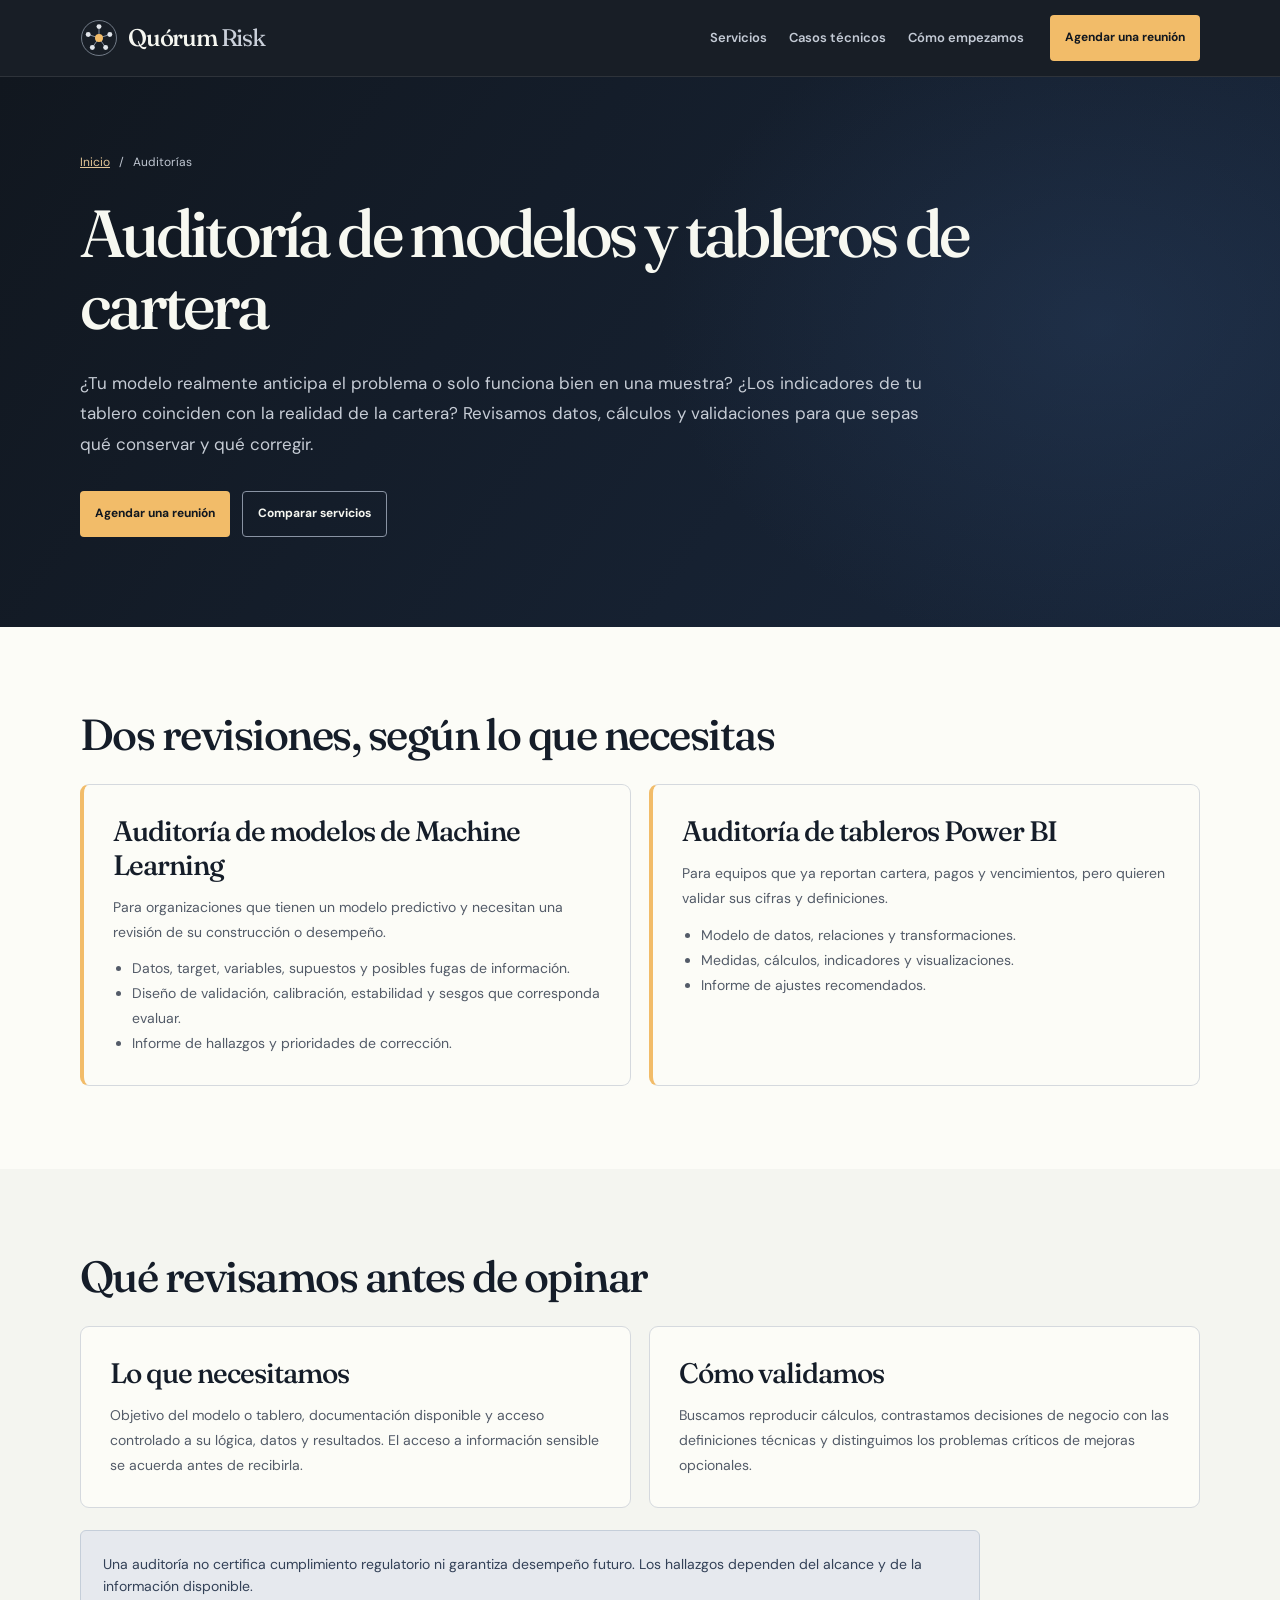
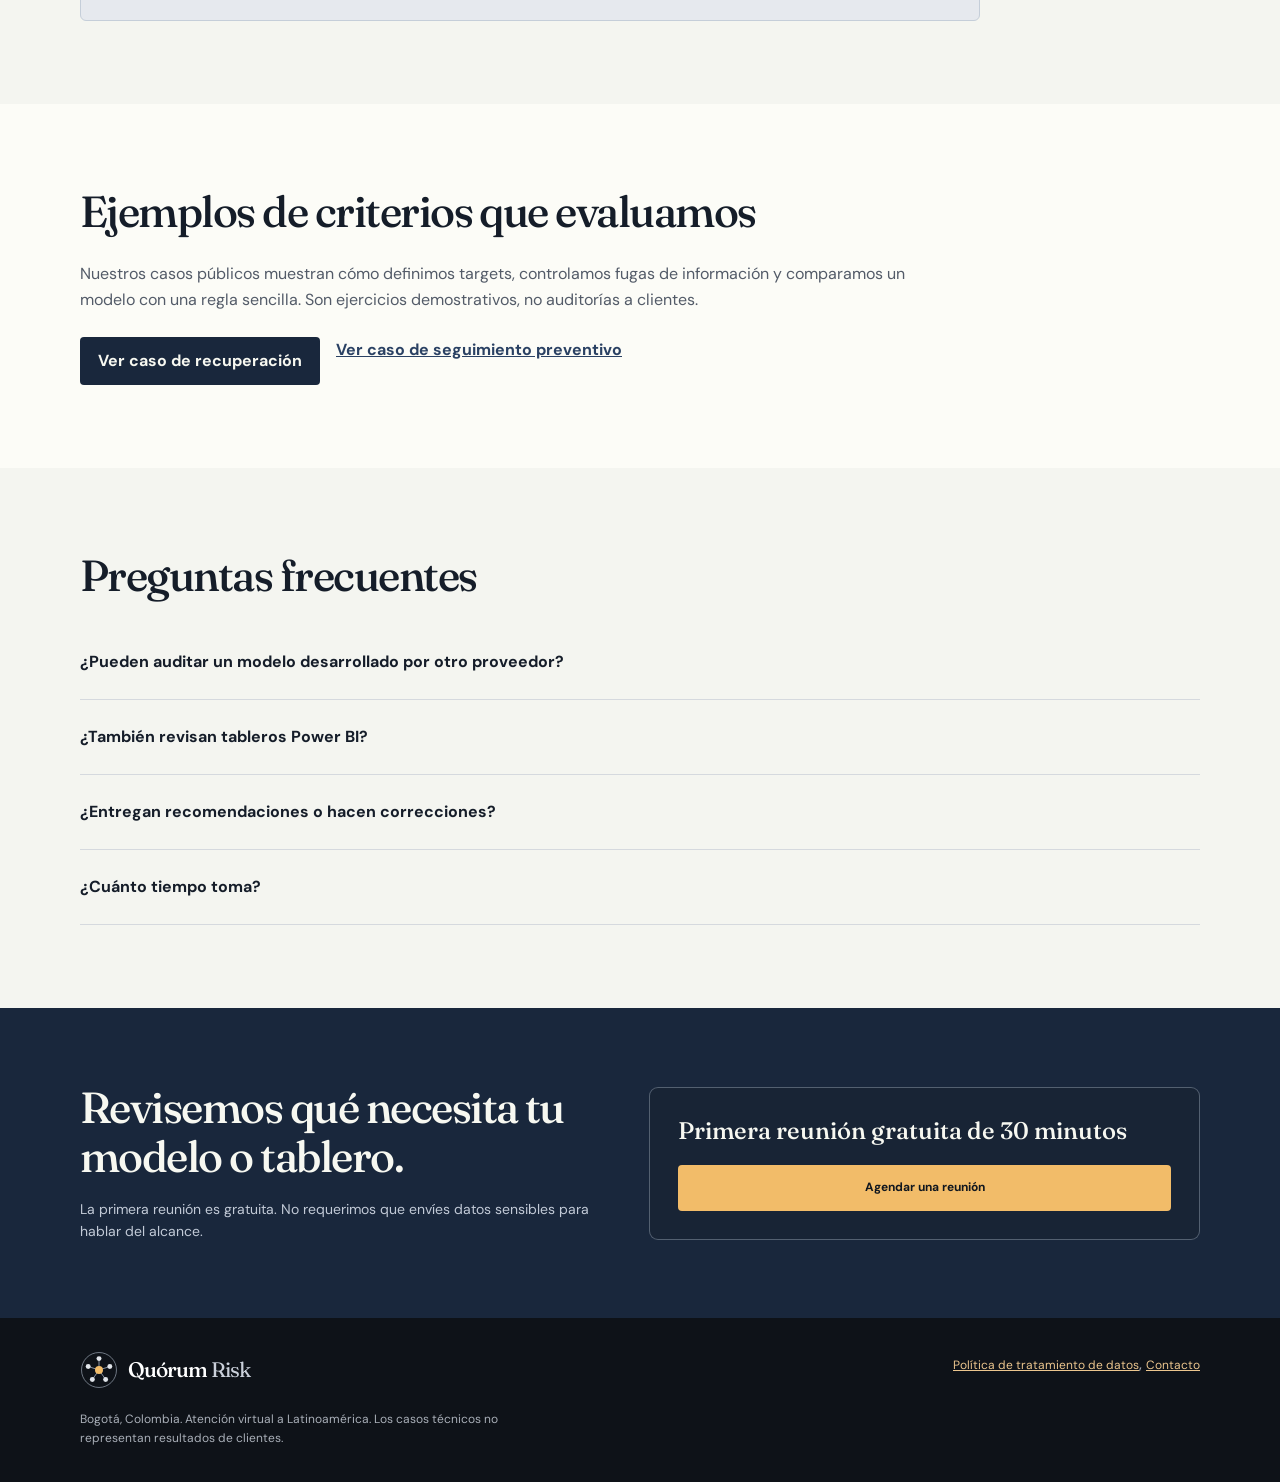
<file: auditoria-de-modelos/index.html>
<!doctype html>
<html lang="es">
<head>
  <meta charset="utf-8"><meta name="viewport" content="width=device-width,initial-scale=1"><meta name="theme-color" content="#11171f">
  <title>Auditoría de modelos de riesgo y Power BI | Quórum Risk</title>
  <meta name="description" content="Auditoría de modelos de Machine Learning y tableros Power BI: datos, supuestos, validación, cálculos e indicadores de cartera.">
  <link rel="canonical" href="https://quorumrisk.co/auditoria-de-modelos/"><link rel="stylesheet" href="/assets/secondary.css">
  <script type="application/ld+json">{"@context":"https://schema.org","@type":"Service","name":"Auditoría de modelos de riesgo y Power BI","serviceType":"Auditoría de modelos predictivos y tableros de cartera","provider":{"@type":"Organization","name":"Quórum Risk","url":"https://quorumrisk.co/"},"areaServed":"Latinoamérica","url":"https://quorumrisk.co/auditoria-de-modelos/"}</script>
</head>
<body>
  <header class="site-header"><div class="wrap header-content"><a class="logo" href="/"><img src="/assets/quorum-icon.svg" alt=""><span class="logo-text">Quórum <span>Risk</span></span></a><nav class="nav" aria-label="Navegación"><a href="/#soluciones">Servicios</a><a href="/#casos">Casos técnicos</a><a href="/#como-empezamos">Cómo empezamos</a></nav><details class="mobile-nav"><summary>Menú</summary><nav aria-label="Navegación móvil"><a href="/#soluciones">Servicios</a><a href="/#casos">Casos técnicos</a><a href="https://cal.com/quorumrisk">Agendar una reunión</a></nav></details><a class="header-cta" href="https://cal.com/quorumrisk">Agendar una reunión</a></div></header>
  <main>
    <section class="hero"><div class="wrap"><div class="breadcrumbs"><a href="/">Inicio</a><span>/</span><span>Auditorías</span></div><h1>Auditoría de modelos y tableros de cartera</h1><p class="lead">¿Tu modelo realmente anticipa el problema o solo funciona bien en una muestra? ¿Los indicadores de tu tablero coinciden con la realidad de la cartera? Revisamos datos, cálculos y validaciones para que sepas qué conservar y qué corregir.</p><div class="hero-actions"><a class="button" href="https://cal.com/quorumrisk">Agendar una reunión</a><a class="button button-outline" href="/#soluciones">Comparar servicios</a></div></div></section>
    <section class="section"><div class="wrap"><h2>Dos revisiones, según lo que necesitas</h2><div class="grid"><article class="panel accent" id="machine-learning"><h3>Auditoría de modelos de Machine Learning</h3><p>Para organizaciones que tienen un modelo predictivo y necesitan una revisión de su construcción o desempeño.</p><ul><li>Datos, target, variables, supuestos y posibles fugas de información.</li><li>Diseño de validación, calibración, estabilidad y sesgos que corresponda evaluar.</li><li>Informe de hallazgos y prioridades de corrección.</li></ul></article><article class="panel accent" id="power-bi"><h3>Auditoría de tableros Power BI</h3><p>Para equipos que ya reportan cartera, pagos y vencimientos, pero quieren validar sus cifras y definiciones.</p><ul><li>Modelo de datos, relaciones y transformaciones.</li><li>Medidas, cálculos, indicadores y visualizaciones.</li><li>Informe de ajustes recomendados.</li></ul></article></div></div></section>
    <section class="section"><div class="wrap"><h2>Qué revisamos antes de opinar</h2><div class="grid"><article class="panel"><h3>Lo que necesitamos</h3><p>Objetivo del modelo o tablero, documentación disponible y acceso controlado a su lógica, datos y resultados. El acceso a información sensible se acuerda antes de recibirla.</p></article><article class="panel"><h3>Cómo validamos</h3><p>Buscamos reproducir cálculos, contrastamos decisiones de negocio con las definiciones técnicas y distinguimos los problemas críticos de mejoras opcionales.</p></article></div><p class="note" style="margin-top:22px">Una auditoría no certifica cumplimiento regulatorio ni garantiza desempeño futuro. Los hallazgos dependen del alcance y de la información disponible.</p></div></section>
    <section class="section"><div class="wrap"><h2>Ejemplos de criterios que evaluamos</h2><p class="intro">Nuestros casos públicos muestran cómo definimos targets, controlamos fugas de información y comparamos un modelo con una regla sencilla. Son ejercicios demostrativos, no auditorías a clientes.</p><div class="case-links"><a href="/casos/recuperacion-de-cartera/">Ver caso de recuperación</a><a href="/casos/alerta-temprana/">Ver caso de seguimiento preventivo</a></div></div></section>
    <section class="section faq"><div class="wrap"><h2>Preguntas frecuentes</h2><details><summary>¿Pueden auditar un modelo desarrollado por otro proveedor?</summary><p>Sí. Necesitamos acordar acceso a la documentación, código y datos necesarios para una revisión útil.</p></details><details><summary>¿También revisan tableros Power BI?</summary><p>Sí. Podemos revisar medidas, relaciones, transformaciones y consistencia de indicadores.</p></details><details><summary>¿Entregan recomendaciones o hacen correcciones?</summary><p>La auditoría incluye un informe de hallazgos. La implementación de correcciones se acuerda como alcance adicional si la necesitas.</p></details><details><summary>¿Cuánto tiempo toma?</summary><p>Depende de la cantidad de modelos o tableros, documentación y complejidad. Lo definimos en la propuesta.</p></details></div></section>
    <section class="cta"><div class="wrap grid"><div><h2>Revisemos qué necesita tu modelo o tablero.</h2><p>La primera reunión es gratuita. No requerimos que envíes datos sensibles para hablar del alcance.</p></div><div class="action-panel"><strong>Primera reunión gratuita de 30 minutos</strong><a class="button" href="https://cal.com/quorumrisk" target="_blank" rel="noopener noreferrer">Agendar una reunión</a></div></div></section>
  </main>
  <footer class="footer"><div class="wrap"><div><a class="logo" href="/"><img src="/assets/quorum-icon.svg" alt=""><span class="logo-text">Quórum <span>Risk</span></span></a><p>Bogotá, Colombia. Atención virtual a Latinoamérica. Los casos técnicos no representan resultados de clientes.</p></div><div class="links"><a href="/privacidad/">Política de tratamiento de datos</a>, <a href="mailto:contacto@quorumrisk.co">Contacto</a></div></div></footer>
</body>
</html>
</file>
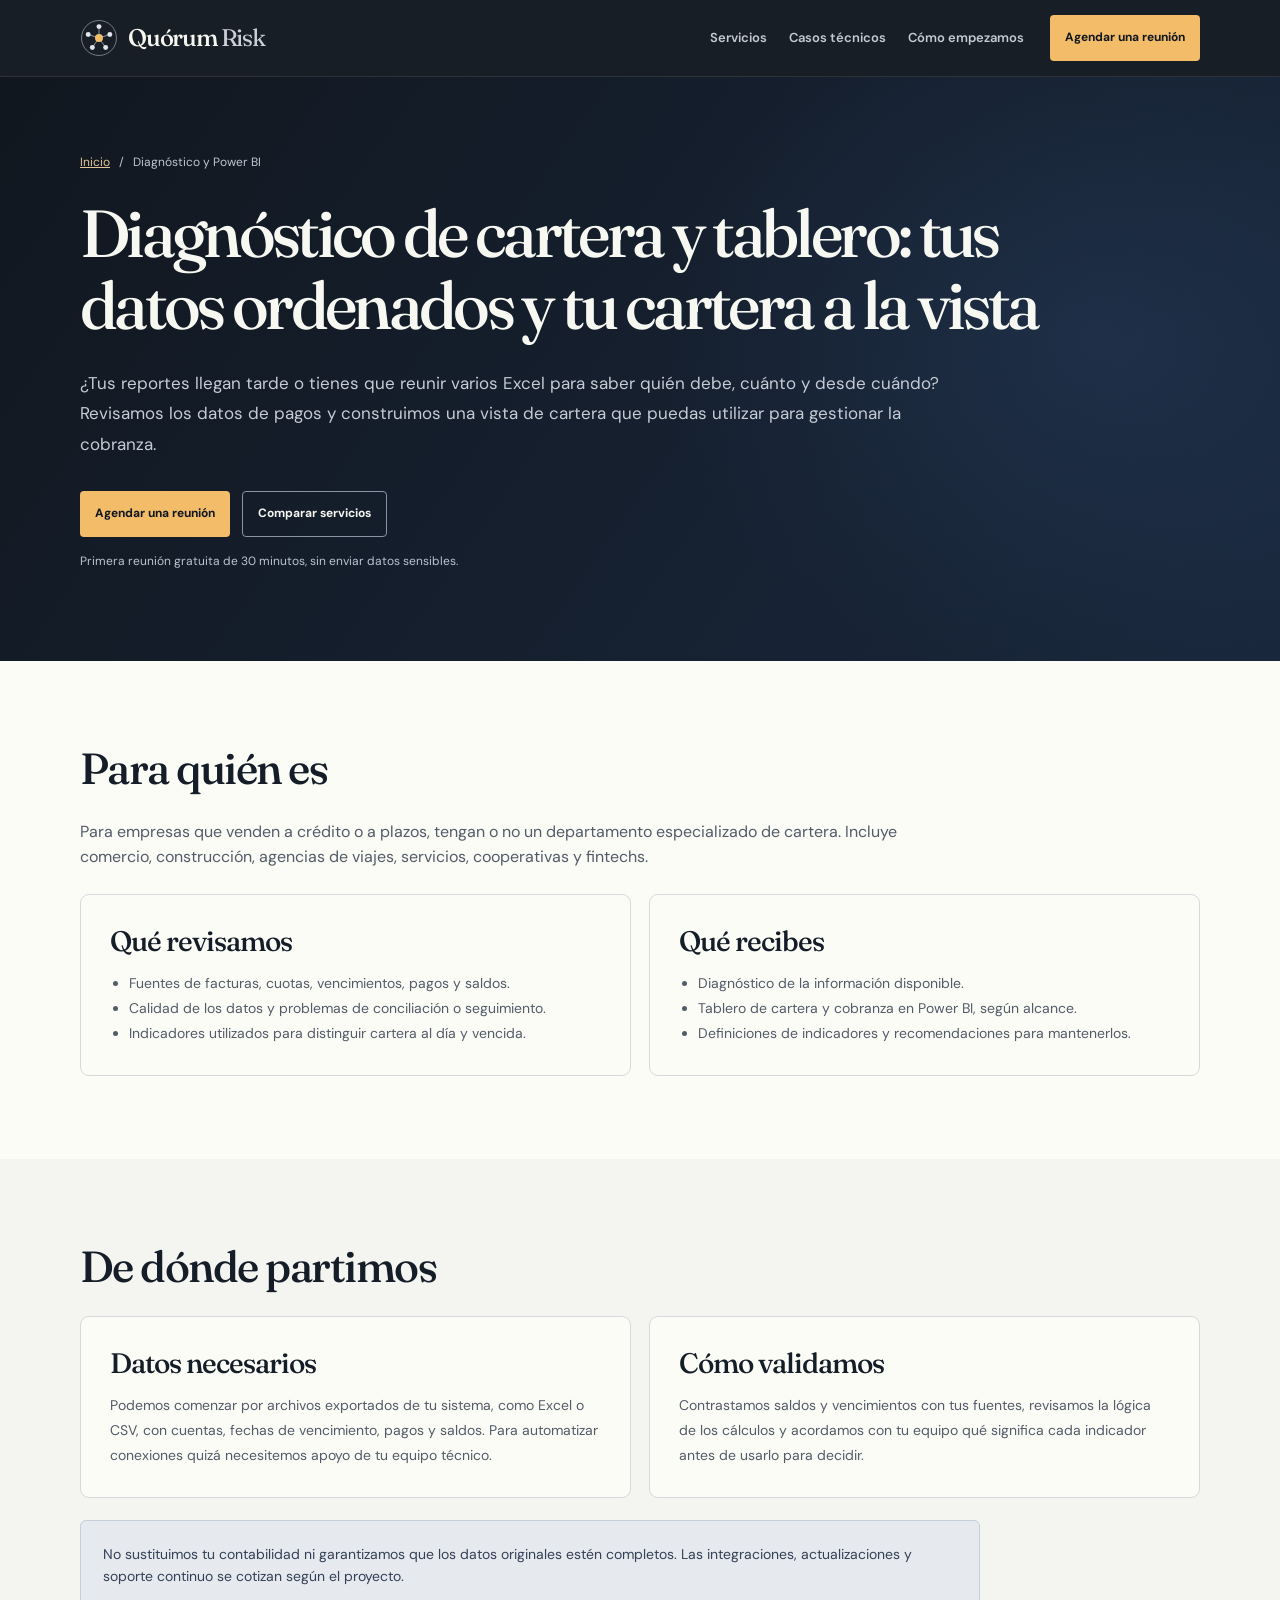
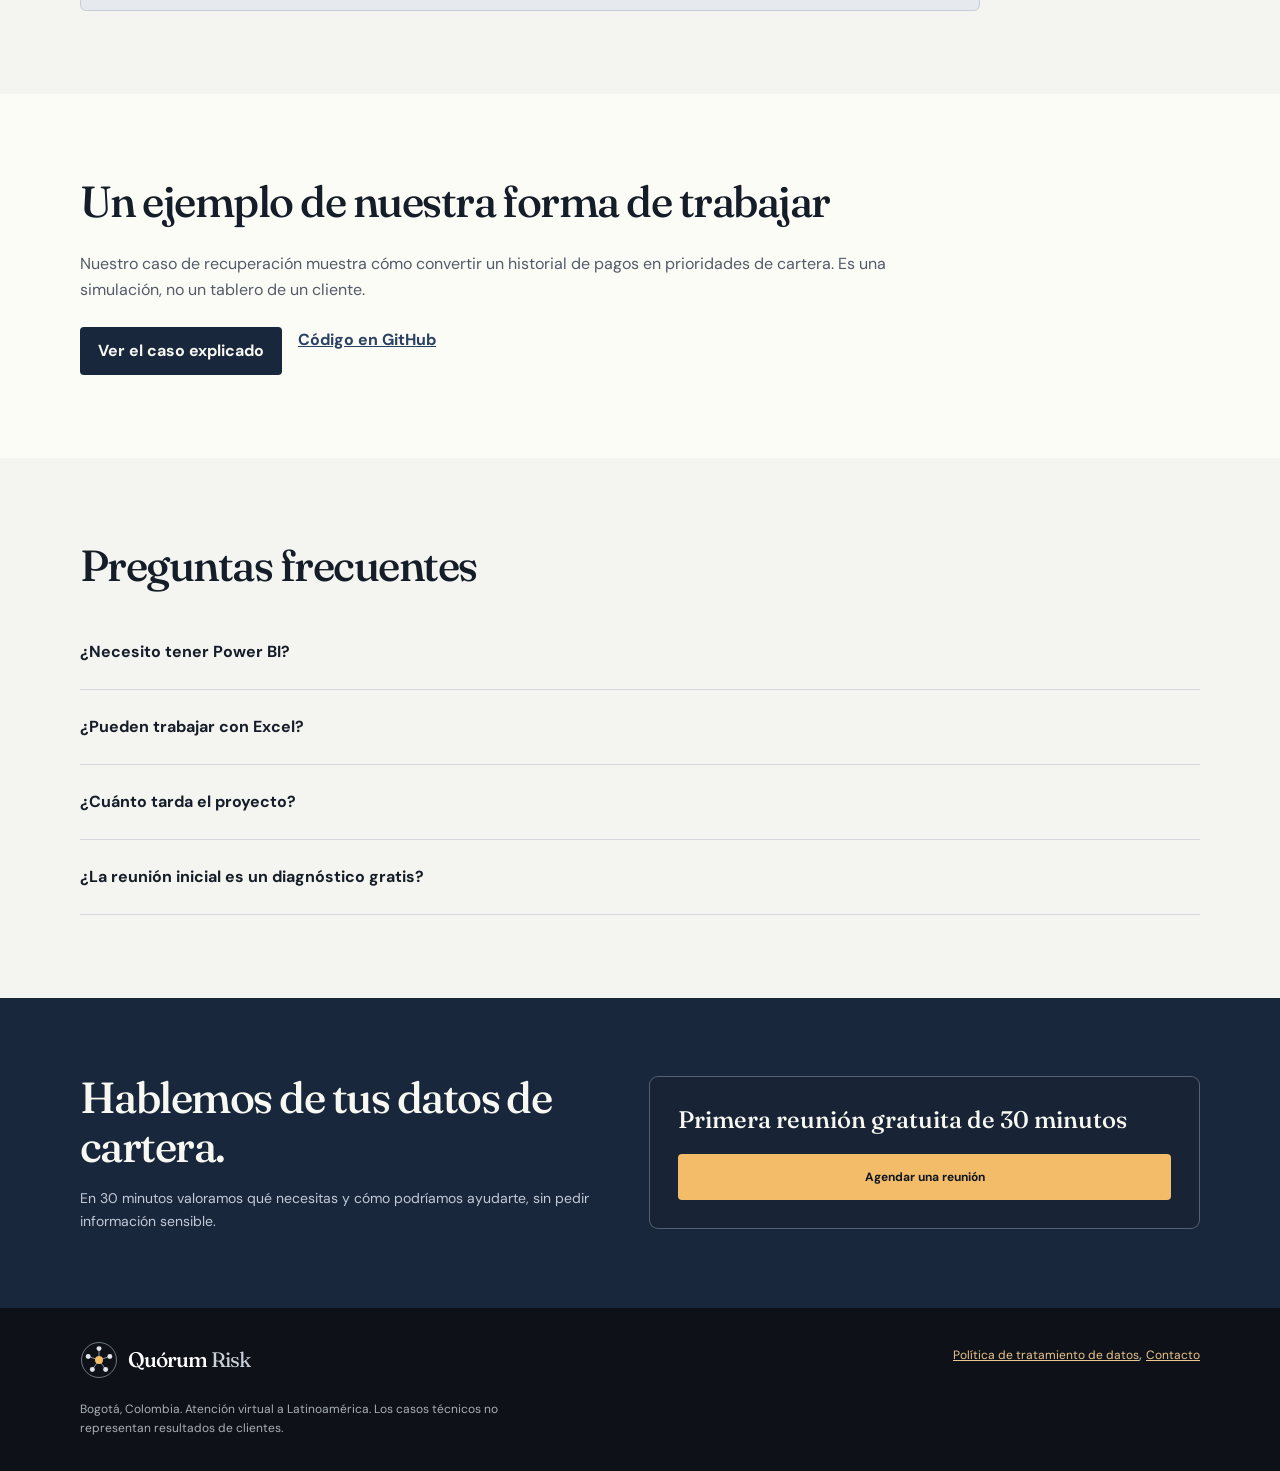
<file: diagnostico-y-tablero-de-cartera/index.html>
<!doctype html>
<html lang="es">
<head>
  <meta charset="utf-8"><meta name="viewport" content="width=device-width,initial-scale=1"><meta name="theme-color" content="#11171f">
  <title>Diagnóstico de cartera y tablero en Power BI | Quórum Risk</title>
  <meta name="description" content="Diagnóstico de cartera, cuentas por cobrar y tableros Power BI. Revisa pagos, saldos y vencimientos para decidir con información clara.">
  <link rel="canonical" href="https://quorumrisk.co/diagnostico-y-tablero-de-cartera/"><link rel="stylesheet" href="/assets/secondary.css">
  <script type="application/ld+json">{"@context":"https://schema.org","@type":"Service","name":"Diagnóstico de cartera y tablero en Power BI","serviceType":"Analítica y tableros de cartera","provider":{"@type":"Organization","name":"Quórum Risk","url":"https://quorumrisk.co/"},"areaServed":"Latinoamérica","url":"https://quorumrisk.co/diagnostico-y-tablero-de-cartera/"}</script>
</head>
<body>
  <header class="site-header"><div class="wrap header-content"><a class="logo" href="/"><img src="/assets/quorum-icon.svg" alt=""><span class="logo-text">Quórum <span>Risk</span></span></a><nav class="nav" aria-label="Navegación"><a href="/#soluciones">Servicios</a><a href="/#casos">Casos técnicos</a><a href="/#como-empezamos">Cómo empezamos</a></nav><details class="mobile-nav"><summary>Menú</summary><nav aria-label="Navegación móvil"><a href="/#soluciones">Servicios</a><a href="/#casos">Casos técnicos</a><a href="https://cal.com/quorumrisk">Agendar una reunión</a></nav></details><a class="header-cta" href="https://cal.com/quorumrisk">Agendar una reunión</a></div></header>
  <main>
    <section class="hero"><div class="wrap"><div class="breadcrumbs"><a href="/">Inicio</a><span>/</span><span>Diagnóstico y Power BI</span></div><h1>Diagnóstico de cartera y tablero: tus datos ordenados y tu cartera a la vista</h1><p class="lead">¿Tus reportes llegan tarde o tienes que reunir varios Excel para saber quién debe, cuánto y desde cuándo? Revisamos los datos de pagos y construimos una vista de cartera que puedas utilizar para gestionar la cobranza.</p><div class="hero-actions"><a class="button" href="https://cal.com/quorumrisk">Agendar una reunión</a><a class="button button-outline" href="/#soluciones">Comparar servicios</a></div><p class="micro">Primera reunión gratuita de 30 minutos, sin enviar datos sensibles.</p></div></section>
    <section class="section"><div class="wrap"><h2>Para quién es</h2><p class="intro">Para empresas que venden a crédito o a plazos, tengan o no un departamento especializado de cartera. Incluye comercio, construcción, agencias de viajes, servicios, cooperativas y fintechs.</p><div class="grid"><article class="panel"><h3>Qué revisamos</h3><ul><li>Fuentes de facturas, cuotas, vencimientos, pagos y saldos.</li><li>Calidad de los datos y problemas de conciliación o seguimiento.</li><li>Indicadores utilizados para distinguir cartera al día y vencida.</li></ul></article><article class="panel"><h3>Qué recibes</h3><ul><li>Diagnóstico de la información disponible.</li><li>Tablero de cartera y cobranza en Power BI, según alcance.</li><li>Definiciones de indicadores y recomendaciones para mantenerlos.</li></ul></article></div></div></section>
    <section class="section"><div class="wrap"><h2>De dónde partimos</h2><div class="grid"><article class="panel"><h3>Datos necesarios</h3><p>Podemos comenzar por archivos exportados de tu sistema, como Excel o CSV, con cuentas, fechas de vencimiento, pagos y saldos. Para automatizar conexiones quizá necesitemos apoyo de tu equipo técnico.</p></article><article class="panel"><h3>Cómo validamos</h3><p>Contrastamos saldos y vencimientos con tus fuentes, revisamos la lógica de los cálculos y acordamos con tu equipo qué significa cada indicador antes de usarlo para decidir.</p></article></div><p class="note" style="margin-top:22px">No sustituimos tu contabilidad ni garantizamos que los datos originales estén completos. Las integraciones, actualizaciones y soporte continuo se cotizan según el proyecto.</p></div></section>
    <section class="section"><div class="wrap"><h2>Un ejemplo de nuestra forma de trabajar</h2><p class="intro">Nuestro caso de recuperación muestra cómo convertir un historial de pagos en prioridades de cartera. Es una simulación, no un tablero de un cliente.</p><div class="case-links"><a href="/casos/recuperacion-de-cartera/">Ver el caso explicado</a><a href="https://github.com/QuorumRisk/probabilidad-recuperacion-cartera" target="_blank" rel="noopener noreferrer">Código en GitHub</a></div></div></section>
    <section class="section faq"><div class="wrap"><h2>Preguntas frecuentes</h2><details><summary>¿Necesito tener Power BI?</summary><p>No para la reunión inicial. Revisamos qué herramientas tienes y definimos los requisitos de licencias y publicación antes de contratar.</p></details><details><summary>¿Pueden trabajar con Excel?</summary><p>Sí. Podemos empezar por archivos existentes, siempre que contengan información suficiente y consistente.</p></details><details><summary>¿Cuánto tarda el proyecto?</summary><p>Depende del número de fuentes, su calidad y la automatización requerida. El plazo se define después de revisar el alcance.</p></details><details><summary>¿La reunión inicial es un diagnóstico gratis?</summary><p>No. La reunión es gratuita; el diagnóstico técnico es un servicio contratado con entregables y presupuesto acordados.</p></details></div></section>
    <section class="cta"><div class="wrap grid"><div><h2>Hablemos de tus datos de cartera.</h2><p>En 30 minutos valoramos qué necesitas y cómo podríamos ayudarte, sin pedir información sensible.</p></div><div class="action-panel"><strong>Primera reunión gratuita de 30 minutos</strong><a class="button" href="https://cal.com/quorumrisk" target="_blank" rel="noopener noreferrer">Agendar una reunión</a></div></div></section>
  </main>
  <footer class="footer"><div class="wrap"><div><a class="logo" href="/"><img src="/assets/quorum-icon.svg" alt=""><span class="logo-text">Quórum <span>Risk</span></span></a><p>Bogotá, Colombia. Atención virtual a Latinoamérica. Los casos técnicos no representan resultados de clientes.</p></div><div class="links"><a href="/privacidad/">Política de tratamiento de datos</a>, <a href="mailto:contacto@quorumrisk.co">Contacto</a></div></div></footer>
</body>
</html>
</file>
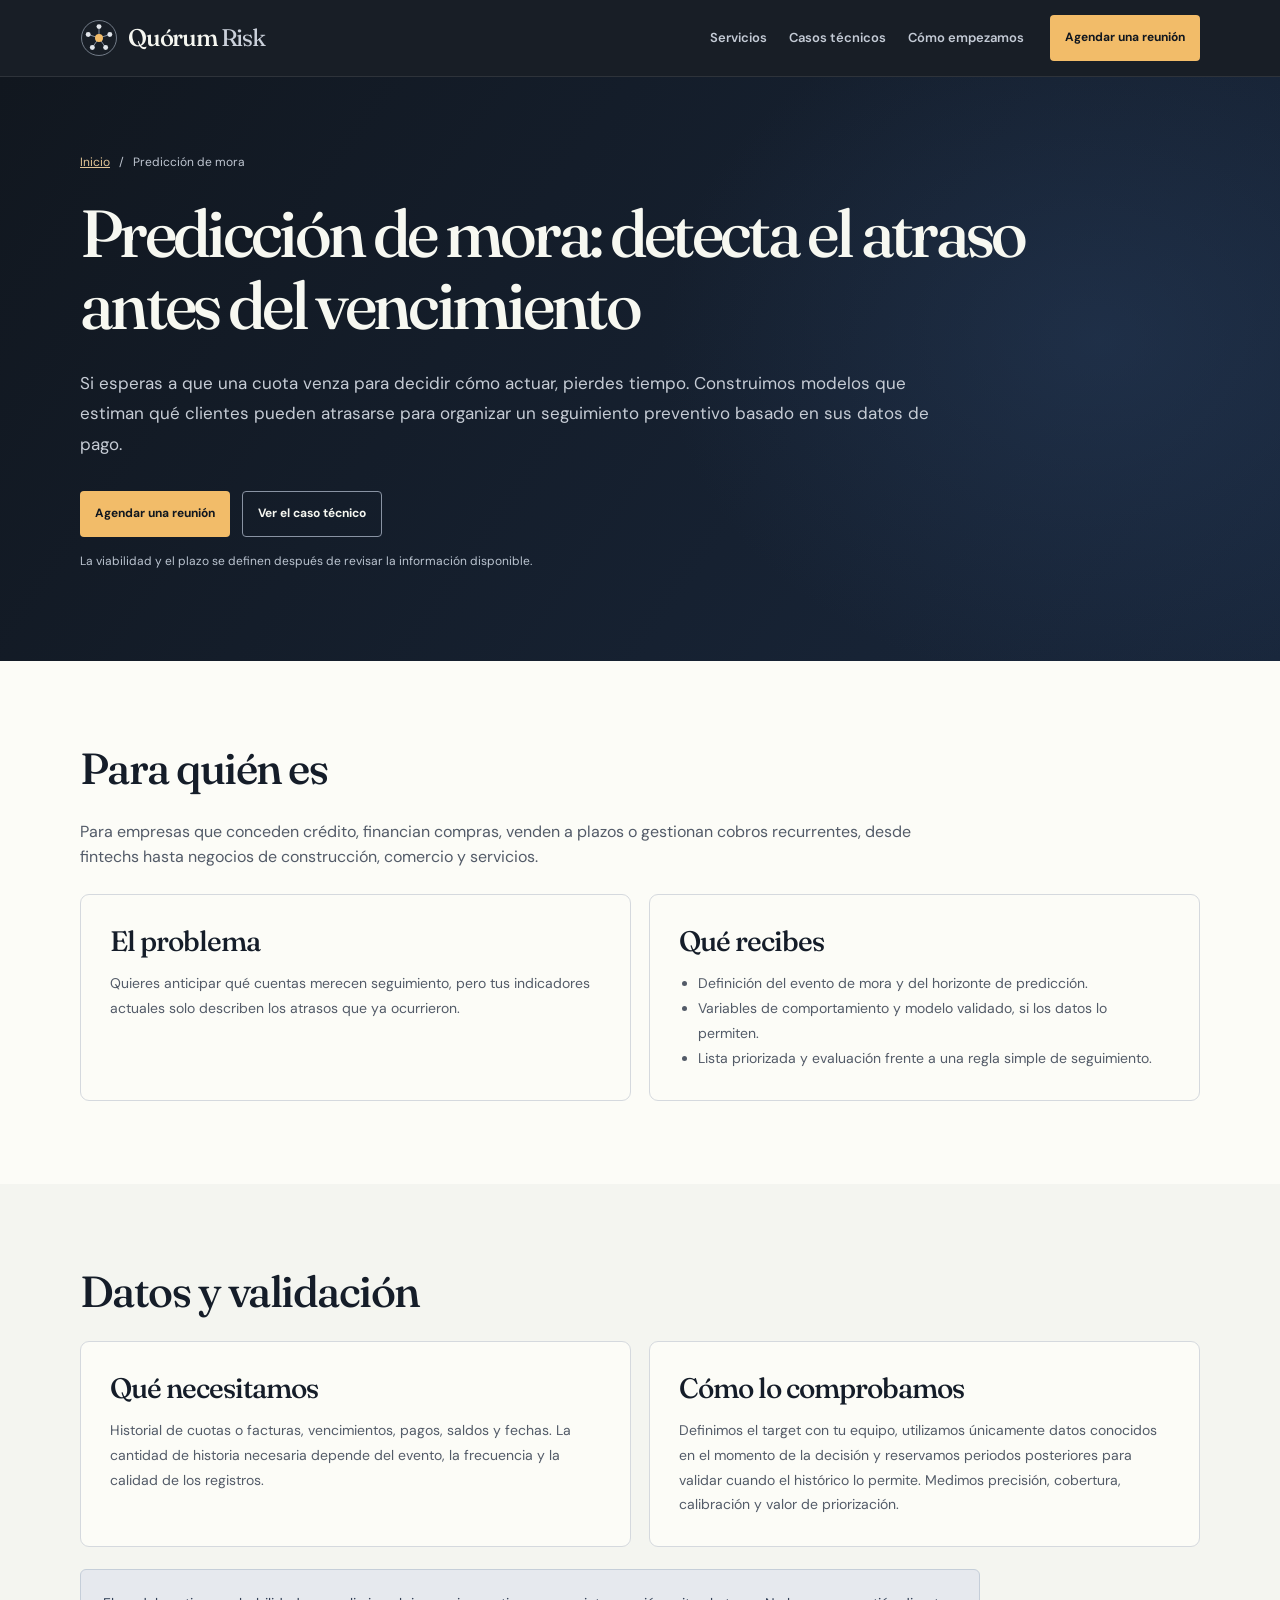
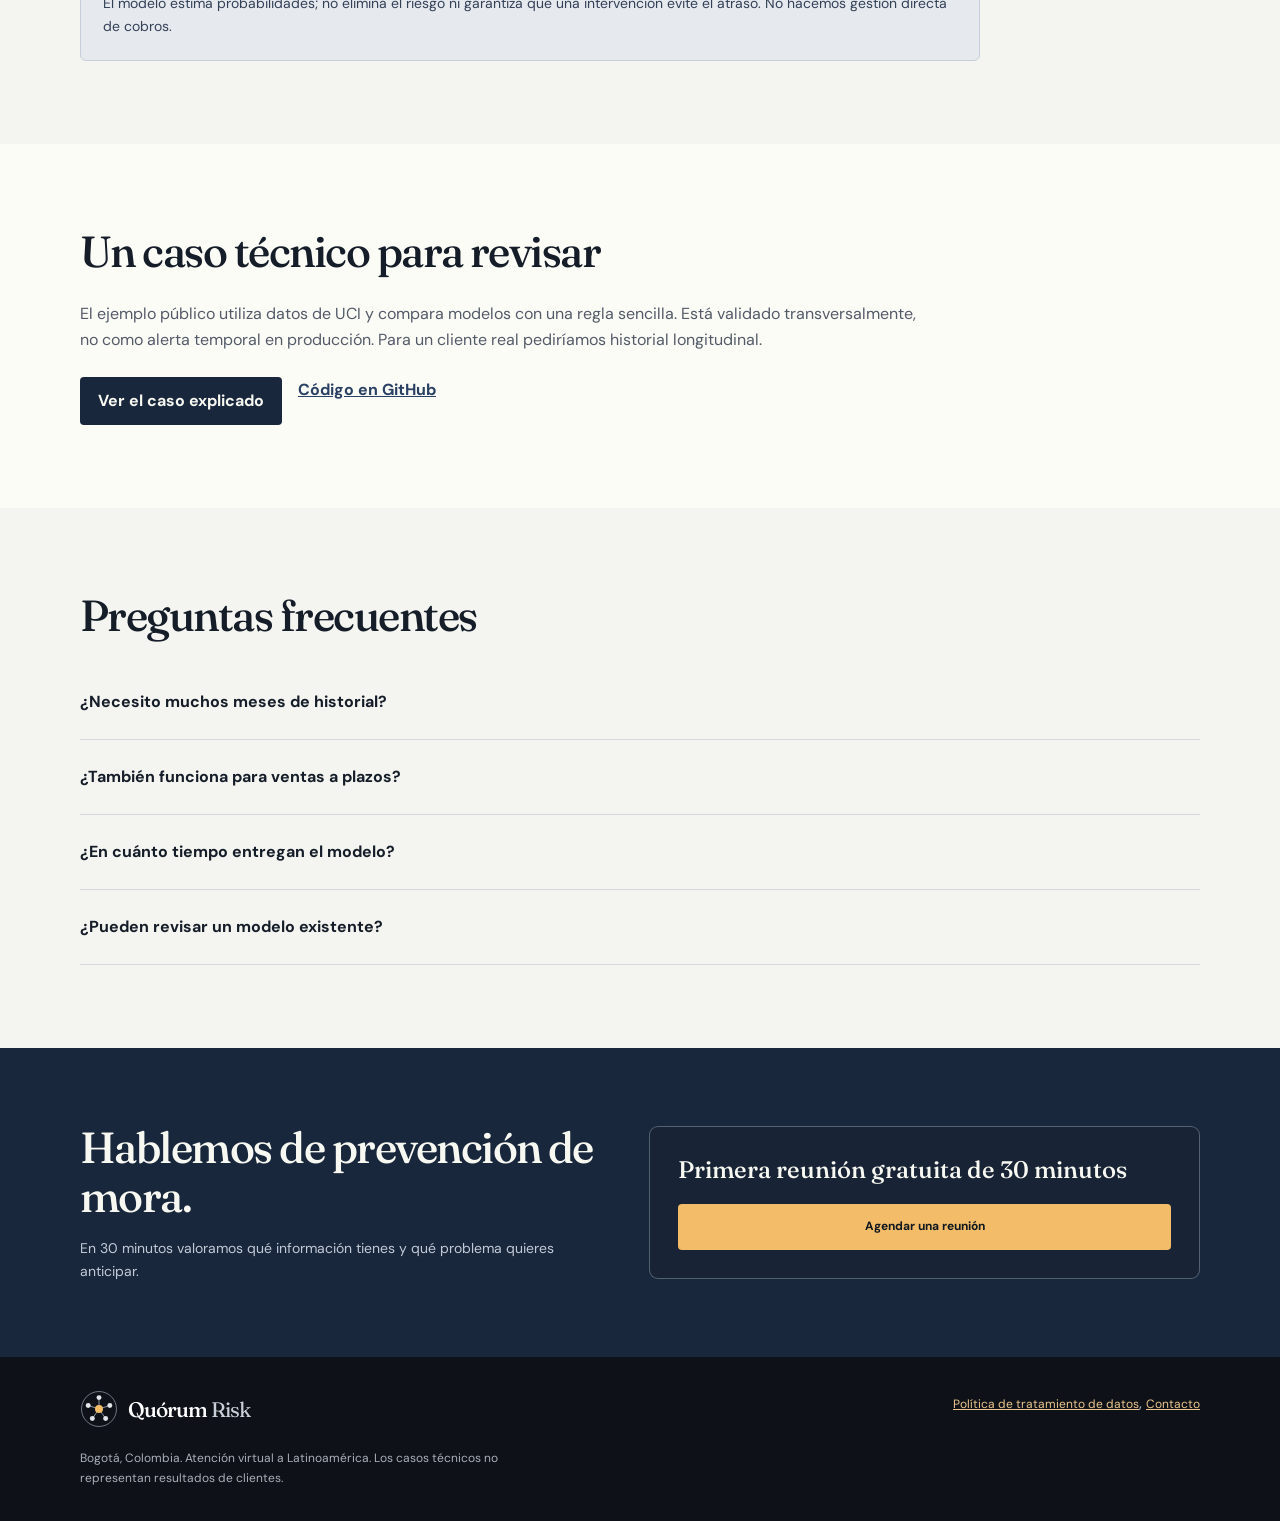
<file: prediccion-de-mora/index.html>
<!doctype html>
<html lang="es">
<head>
  <meta charset="utf-8"><meta name="viewport" content="width=device-width,initial-scale=1"><meta name="theme-color" content="#11171f">
  <title>Predicción de mora con Machine Learning | Quórum Risk</title>
  <meta name="description" content="Predicción de mora y modelos de alerta preventiva para empresas con ventas a crédito. Identifica cuentas que necesitan seguimiento antes del atraso.">
  <link rel="canonical" href="https://quorumrisk.co/prediccion-de-mora/"><link rel="stylesheet" href="/assets/secondary.css">
  <script type="application/ld+json">{"@context":"https://schema.org","@type":"Service","name":"Predicción de mora con Machine Learning","serviceType":"Modelos predictivos de riesgo y mora","provider":{"@type":"Organization","name":"Quórum Risk","url":"https://quorumrisk.co/"},"areaServed":"Latinoamérica","url":"https://quorumrisk.co/prediccion-de-mora/"}</script>
</head>
<body>
  <header class="site-header"><div class="wrap header-content"><a class="logo" href="/"><img src="/assets/quorum-icon.svg" alt=""><span class="logo-text">Quórum <span>Risk</span></span></a><nav class="nav" aria-label="Navegación"><a href="/#soluciones">Servicios</a><a href="/#casos">Casos técnicos</a><a href="/#como-empezamos">Cómo empezamos</a></nav><details class="mobile-nav"><summary>Menú</summary><nav aria-label="Navegación móvil"><a href="/#soluciones">Servicios</a><a href="/#casos">Casos técnicos</a><a href="https://cal.com/quorumrisk">Agendar una reunión</a></nav></details><a class="header-cta" href="https://cal.com/quorumrisk">Agendar una reunión</a></div></header>
  <main>
    <section class="hero"><div class="wrap"><div class="breadcrumbs"><a href="/">Inicio</a><span>/</span><span>Predicción de mora</span></div><h1>Predicción de mora: detecta el atraso antes del vencimiento</h1><p class="lead">Si esperas a que una cuota venza para decidir cómo actuar, pierdes tiempo. Construimos modelos que estiman qué clientes pueden atrasarse para organizar un seguimiento preventivo basado en sus datos de pago.</p><div class="hero-actions"><a class="button" href="https://cal.com/quorumrisk">Agendar una reunión</a><a class="button button-outline" href="/casos/alerta-temprana/">Ver el caso técnico</a></div><p class="micro">La viabilidad y el plazo se definen después de revisar la información disponible.</p></div></section>
    <section class="section"><div class="wrap"><h2>Para quién es</h2><p class="intro">Para empresas que conceden crédito, financian compras, venden a plazos o gestionan cobros recurrentes, desde fintechs hasta negocios de construcción, comercio y servicios.</p><div class="grid"><article class="panel"><h3>El problema</h3><p>Quieres anticipar qué cuentas merecen seguimiento, pero tus indicadores actuales solo describen los atrasos que ya ocurrieron.</p></article><article class="panel"><h3>Qué recibes</h3><ul><li>Definición del evento de mora y del horizonte de predicción.</li><li>Variables de comportamiento y modelo validado, si los datos lo permiten.</li><li>Lista priorizada y evaluación frente a una regla simple de seguimiento.</li></ul></article></div></div></section>
    <section class="section"><div class="wrap"><h2>Datos y validación</h2><div class="grid"><article class="panel"><h3>Qué necesitamos</h3><p>Historial de cuotas o facturas, vencimientos, pagos, saldos y fechas. La cantidad de historia necesaria depende del evento, la frecuencia y la calidad de los registros.</p></article><article class="panel"><h3>Cómo lo comprobamos</h3><p>Definimos el target con tu equipo, utilizamos únicamente datos conocidos en el momento de la decisión y reservamos periodos posteriores para validar cuando el histórico lo permite. Medimos precisión, cobertura, calibración y valor de priorización.</p></article></div><p class="note" style="margin-top:22px">El modelo estima probabilidades; no elimina el riesgo ni garantiza que una intervención evite el atraso. No hacemos gestión directa de cobros.</p></div></section>
    <section class="section"><div class="wrap"><h2>Un caso técnico para revisar</h2><p class="intro">El ejemplo público utiliza datos de UCI y compara modelos con una regla sencilla. Está validado transversalmente, no como alerta temporal en producción. Para un cliente real pediríamos historial longitudinal.</p><div class="case-links"><a href="/casos/alerta-temprana/">Ver el caso explicado</a><a href="https://github.com/QuorumRisk/alerta-temprana-cartera" target="_blank" rel="noopener noreferrer">Código en GitHub</a></div></div></section>
    <section class="section faq"><div class="wrap"><h2>Preguntas frecuentes</h2><details><summary>¿Necesito muchos meses de historial?</summary><p>Se define según el evento, la frecuencia de pago y la calidad de los registros. No fijamos un mínimo igual para todas las carteras.</p></details><details><summary>¿También funciona para ventas a plazos?</summary><p>Podemos evaluar su viabilidad si registras vencimientos, pagos y cuentas de tus clientes.</p></details><details><summary>¿En cuánto tiempo entregan el modelo?</summary><p>El plazo se establece tras revisar calidad, disponibilidad de datos y alcance de integración.</p></details><details><summary>¿Pueden revisar un modelo existente?</summary><p>Sí. Ofrecemos una <a href="/auditoria-de-modelos/">auditoría de modelos</a> independiente de su desarrollo.</p></details></div></section>
    <section class="cta"><div class="wrap grid"><div><h2>Hablemos de prevención de mora.</h2><p>En 30 minutos valoramos qué información tienes y qué problema quieres anticipar.</p></div><div class="action-panel"><strong>Primera reunión gratuita de 30 minutos</strong><a class="button" href="https://cal.com/quorumrisk" target="_blank" rel="noopener noreferrer">Agendar una reunión</a></div></div></section>
  </main>
  <footer class="footer"><div class="wrap"><div><a class="logo" href="/"><img src="/assets/quorum-icon.svg" alt=""><span class="logo-text">Quórum <span>Risk</span></span></a><p>Bogotá, Colombia. Atención virtual a Latinoamérica. Los casos técnicos no representan resultados de clientes.</p></div><div class="links"><a href="/privacidad/">Política de tratamiento de datos</a>, <a href="mailto:contacto@quorumrisk.co">Contacto</a></div></div></footer>
</body>
</html>
</file>
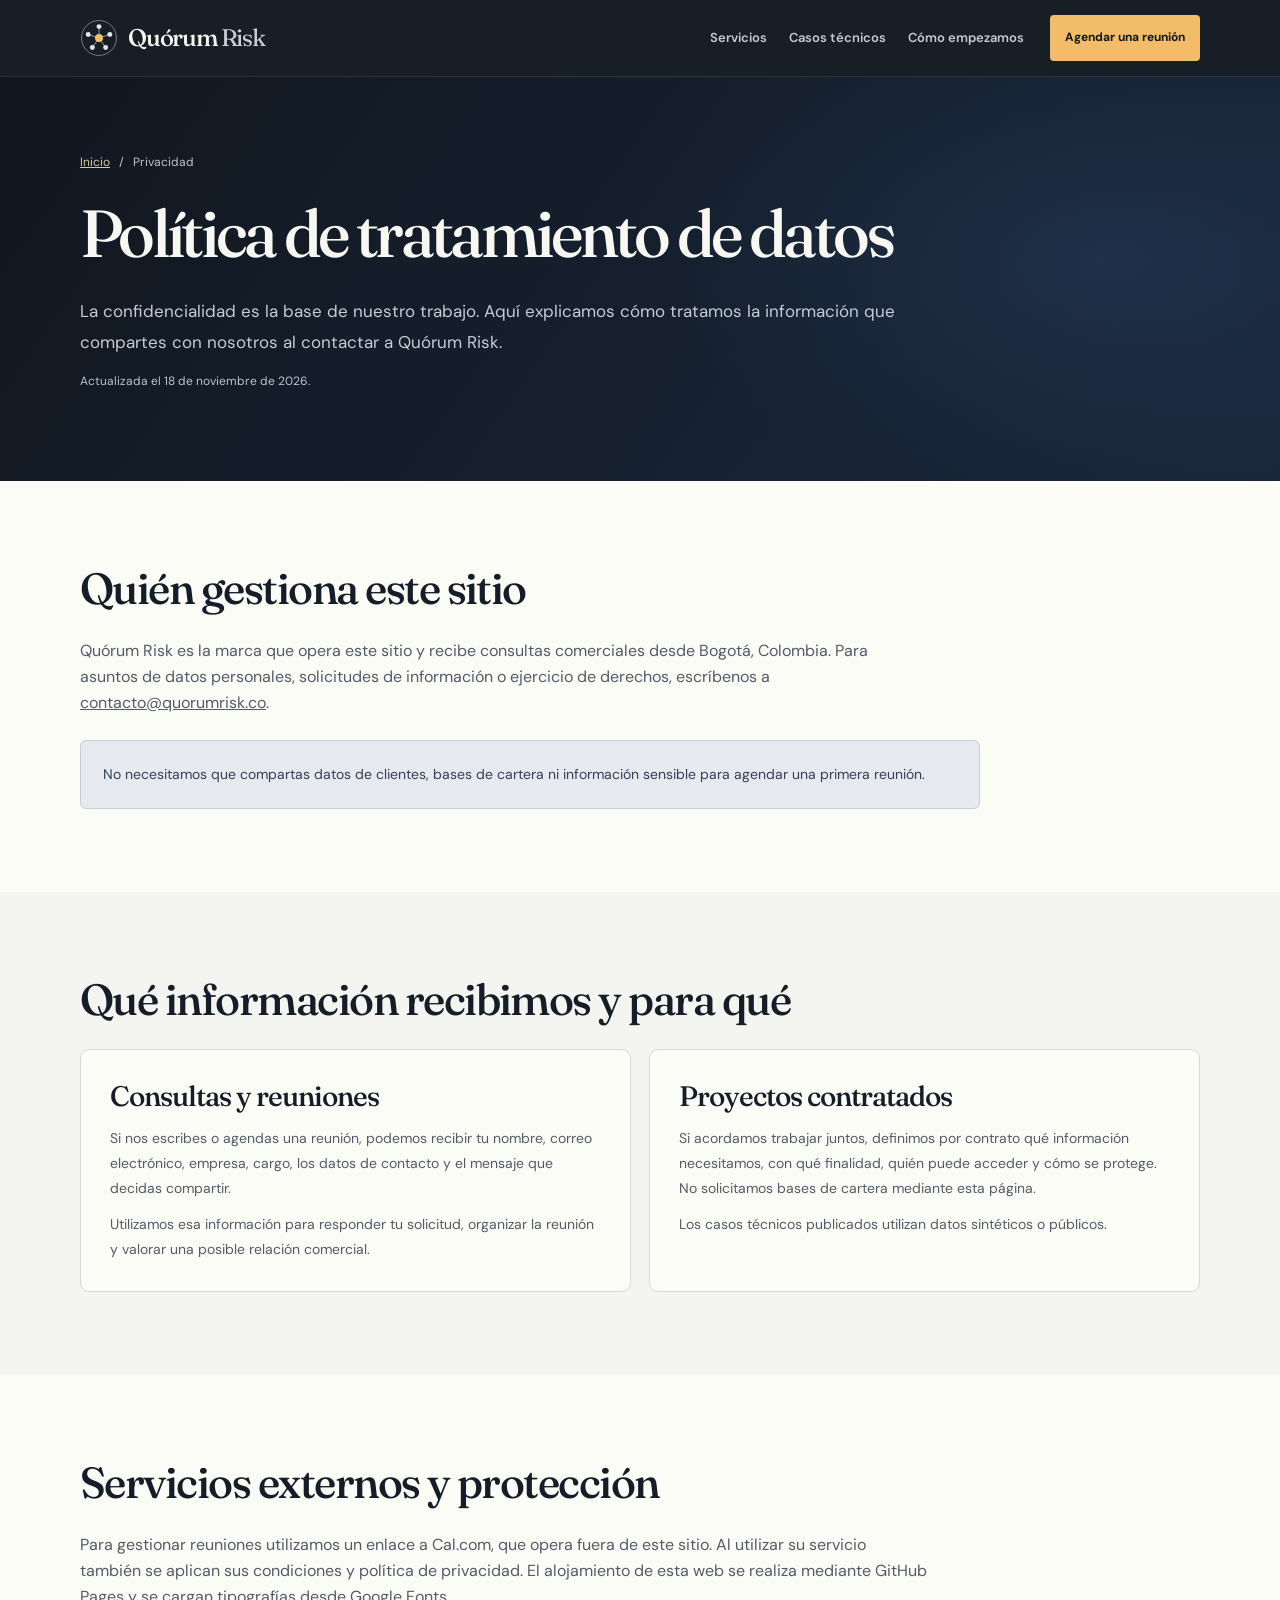
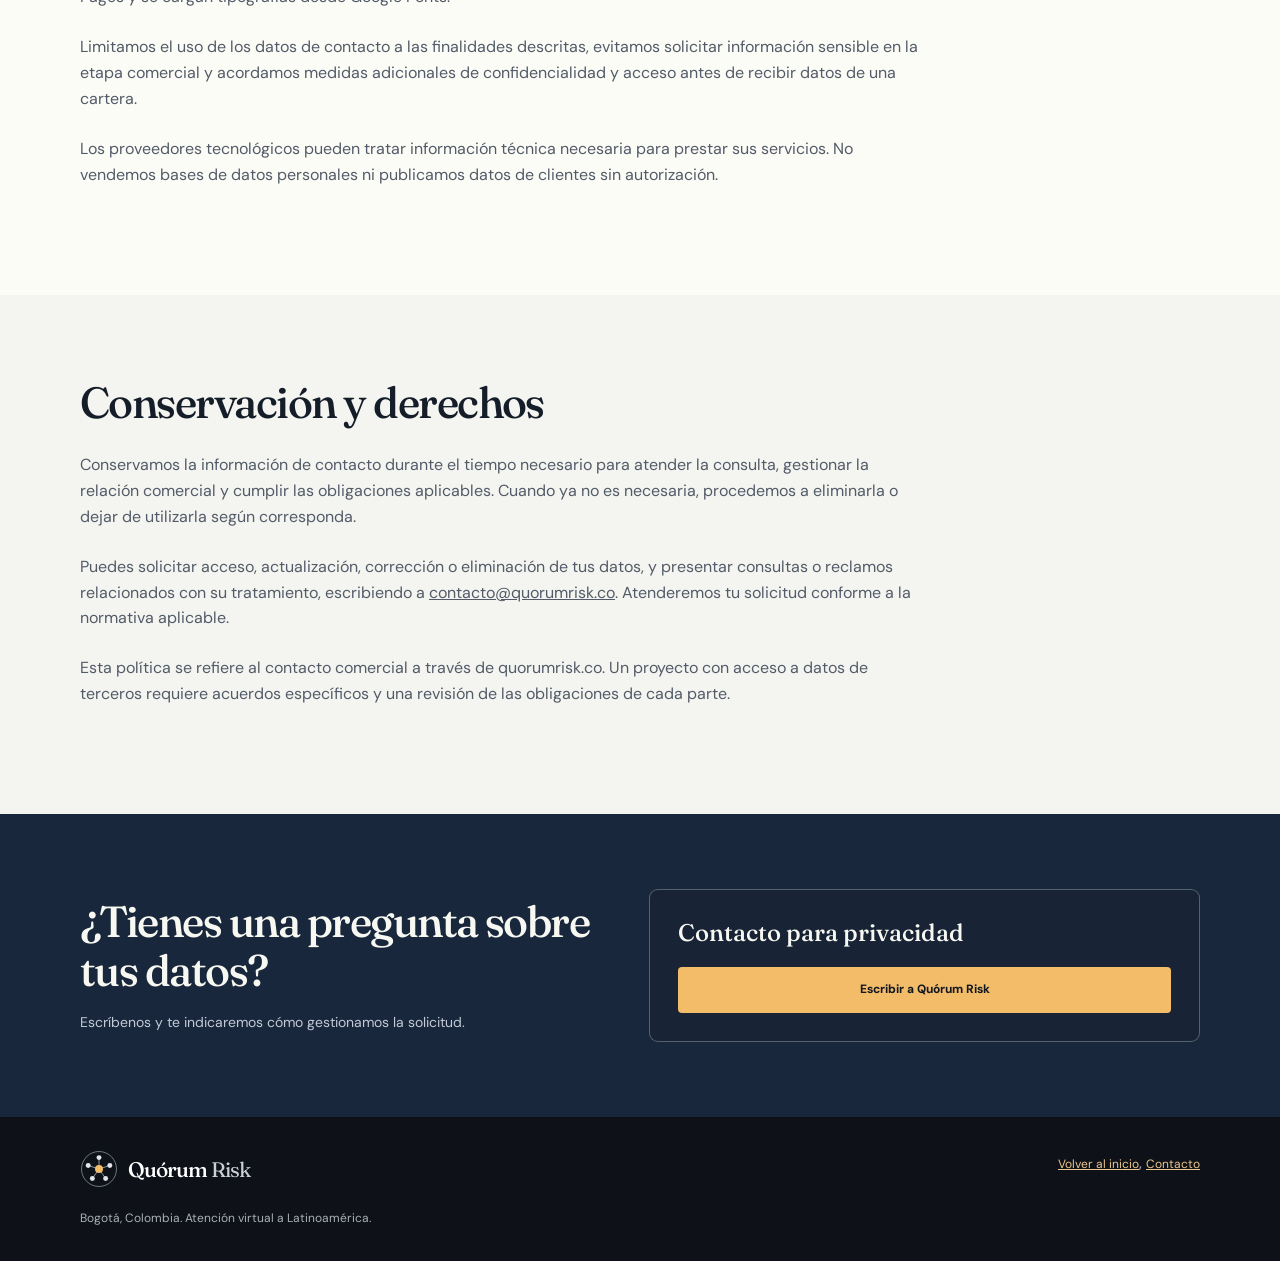
<file: privacidad/index.html>
<!doctype html>
<html lang="es">
<head>
  <meta charset="utf-8"><meta name="viewport" content="width=device-width,initial-scale=1"><meta name="theme-color" content="#11171f">
  <title>Política de tratamiento de datos | Quórum Risk</title>
  <meta name="description" content="Cómo trata Quórum Risk los datos personales que recibimos en consultas, correos y solicitudes de reuniones, y cómo ejercer tus derechos.">
  <link rel="canonical" href="https://quorumrisk.co/privacidad/"><link rel="stylesheet" href="/assets/secondary.css">
</head>
<body>
  <header class="site-header"><div class="wrap header-content"><a class="logo" href="/"><img src="/assets/quorum-icon.svg" alt=""><span class="logo-text">Quórum <span>Risk</span></span></a><nav class="nav" aria-label="Navegación"><a href="/#soluciones">Servicios</a><a href="/#casos">Casos técnicos</a><a href="/#como-empezamos">Cómo empezamos</a></nav><details class="mobile-nav"><summary>Menú</summary><nav aria-label="Navegación móvil"><a href="/#soluciones">Servicios</a><a href="/#casos">Casos técnicos</a><a href="https://cal.com/quorumrisk">Agendar una reunión</a></nav></details><a class="header-cta" href="https://cal.com/quorumrisk">Agendar una reunión</a></div></header>
  <main>
    <section class="hero"><div class="wrap"><div class="breadcrumbs"><a href="/">Inicio</a><span>/</span><span>Privacidad</span></div><h1>Política de tratamiento de datos</h1><p class="lead">La confidencialidad es la base de nuestro trabajo. Aquí explicamos cómo tratamos la información que compartes con nosotros al contactar a Quórum Risk.</p><p class="micro">Actualizada el 18 de noviembre de 2026.</p></div></section>
    <section class="section"><div class="wrap"><h2>Quién gestiona este sitio</h2><p class="intro">Quórum Risk es la marca que opera este sitio y recibe consultas comerciales desde Bogotá, Colombia. Para asuntos de datos personales, solicitudes de información o ejercicio de derechos, escríbenos a <a href="mailto:contacto@quorumrisk.co">contacto@quorumrisk.co</a>.</p><div class="note">No necesitamos que compartas datos de clientes, bases de cartera ni información sensible para agendar una primera reunión.</div></div></section>
    <section class="section"><div class="wrap"><h2>Qué información recibimos y para qué</h2><div class="grid"><article class="panel"><h3>Consultas y reuniones</h3><p>Si nos escribes o agendas una reunión, podemos recibir tu nombre, correo electrónico, empresa, cargo, los datos de contacto y el mensaje que decidas compartir.</p><p>Utilizamos esa información para responder tu solicitud, organizar la reunión y valorar una posible relación comercial.</p></article><article class="panel"><h3>Proyectos contratados</h3><p>Si acordamos trabajar juntos, definimos por contrato qué información necesitamos, con qué finalidad, quién puede acceder y cómo se protege. No solicitamos bases de cartera mediante esta página.</p><p>Los casos técnicos publicados utilizan datos sintéticos o públicos.</p></article></div></div></section>
    <section class="section"><div class="wrap"><h2>Servicios externos y protección</h2><p class="intro">Para gestionar reuniones utilizamos un enlace a Cal.com, que opera fuera de este sitio. Al utilizar su servicio también se aplican sus condiciones y política de privacidad. El alojamiento de esta web se realiza mediante GitHub Pages y se cargan tipografías desde Google Fonts.</p><p class="intro">Limitamos el uso de los datos de contacto a las finalidades descritas, evitamos solicitar información sensible en la etapa comercial y acordamos medidas adicionales de confidencialidad y acceso antes de recibir datos de una cartera.</p><p class="intro">Los proveedores tecnológicos pueden tratar información técnica necesaria para prestar sus servicios. No vendemos bases de datos personales ni publicamos datos de clientes sin autorización.</p></div></section>
    <section class="section"><div class="wrap"><h2>Conservación y derechos</h2><p class="intro">Conservamos la información de contacto durante el tiempo necesario para atender la consulta, gestionar la relación comercial y cumplir las obligaciones aplicables. Cuando ya no es necesaria, procedemos a eliminarla o dejar de utilizarla según corresponda.</p><p class="intro">Puedes solicitar acceso, actualización, corrección o eliminación de tus datos, y presentar consultas o reclamos relacionados con su tratamiento, escribiendo a <a href="mailto:contacto@quorumrisk.co?subject=Solicitud%20sobre%20datos%20personales">contacto@quorumrisk.co</a>. Atenderemos tu solicitud conforme a la normativa aplicable.</p><p class="intro">Esta política se refiere al contacto comercial a través de quorumrisk.co. Un proyecto con acceso a datos de terceros requiere acuerdos específicos y una revisión de las obligaciones de cada parte.</p></div></section>
    <section class="cta"><div class="wrap grid"><div><h2>¿Tienes una pregunta sobre tus datos?</h2><p>Escríbenos y te indicaremos cómo gestionamos la solicitud.</p></div><div class="action-panel"><strong>Contacto para privacidad</strong><a class="button" href="mailto:contacto@quorumrisk.co?subject=Privacidad">Escribir a Quórum Risk</a></div></div></section>
  </main>
  <footer class="footer"><div class="wrap"><div><a class="logo" href="/"><img src="/assets/quorum-icon.svg" alt=""><span class="logo-text">Quórum <span>Risk</span></span></a><p>Bogotá, Colombia. Atención virtual a Latinoamérica.</p></div><div class="links"><a href="/">Volver al inicio</a>, <a href="mailto:contacto@quorumrisk.co">Contacto</a></div></div></footer>
</body>
</html>
</file>
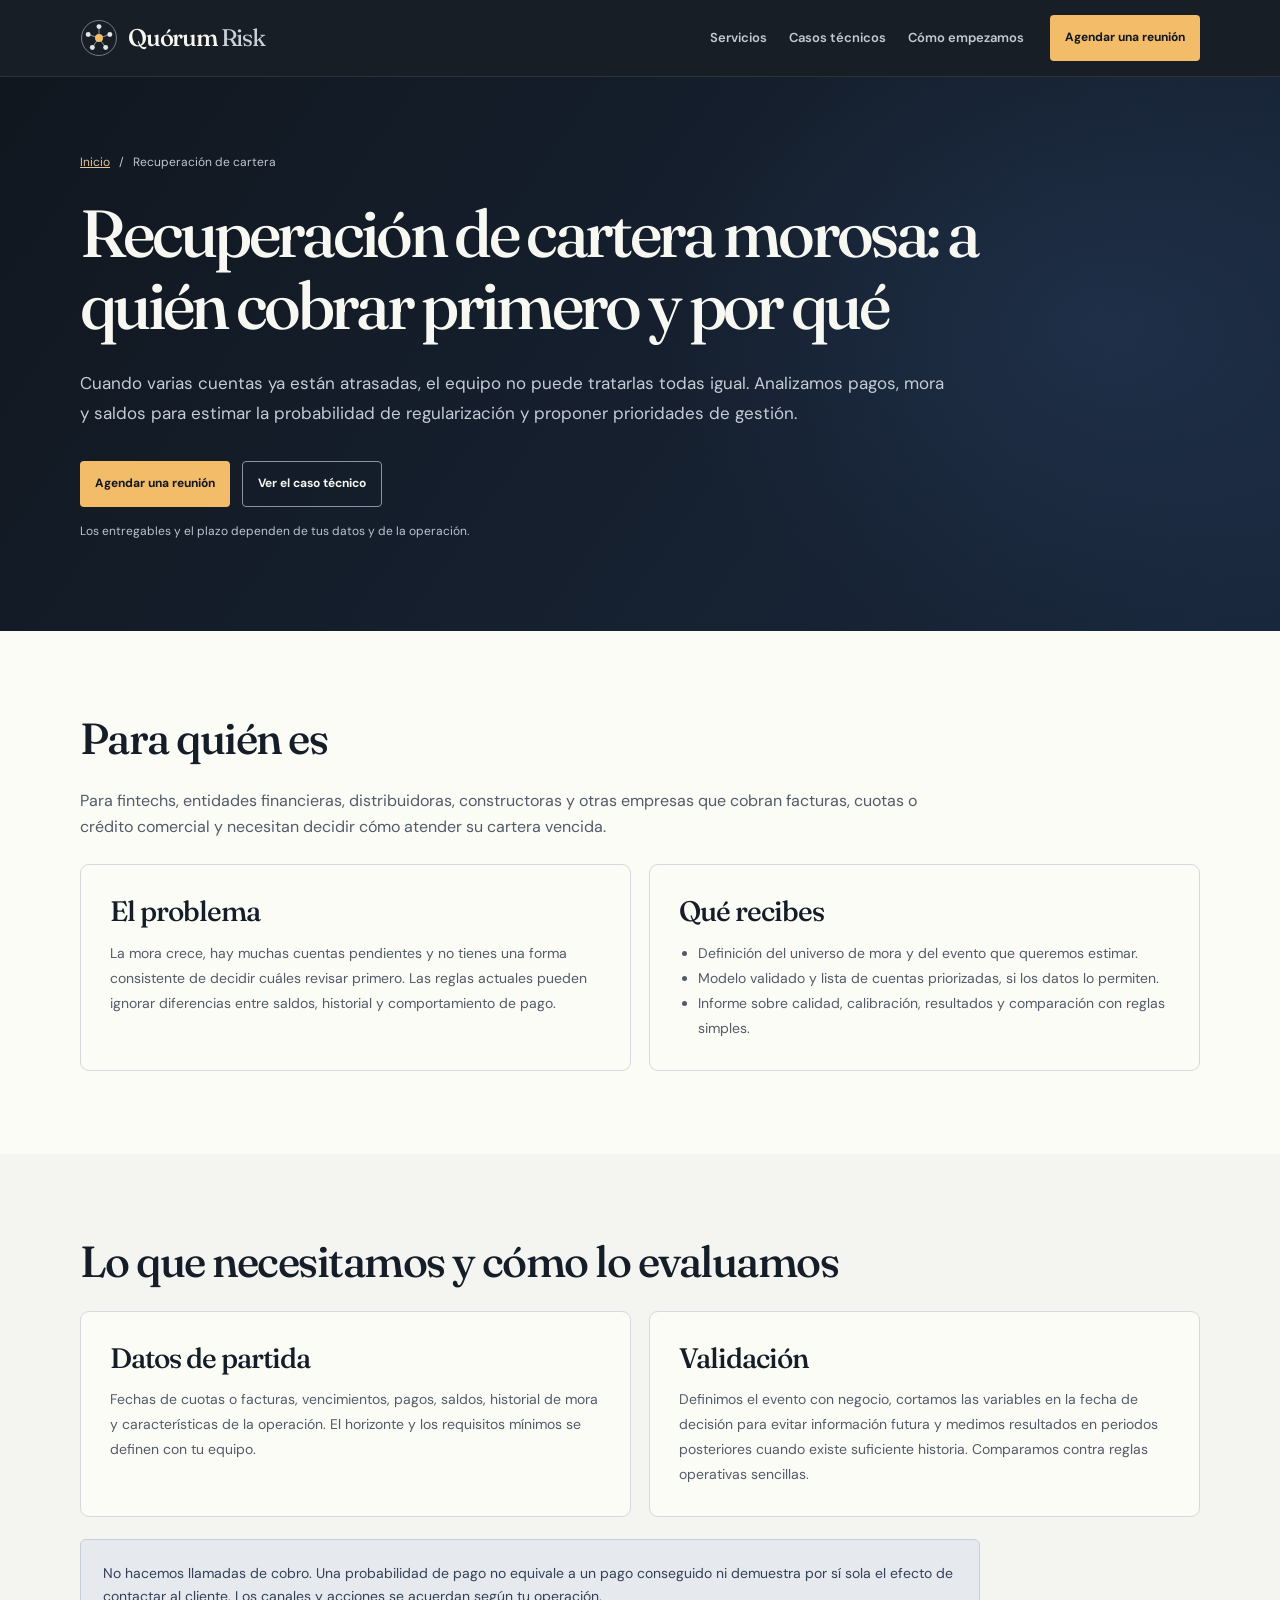
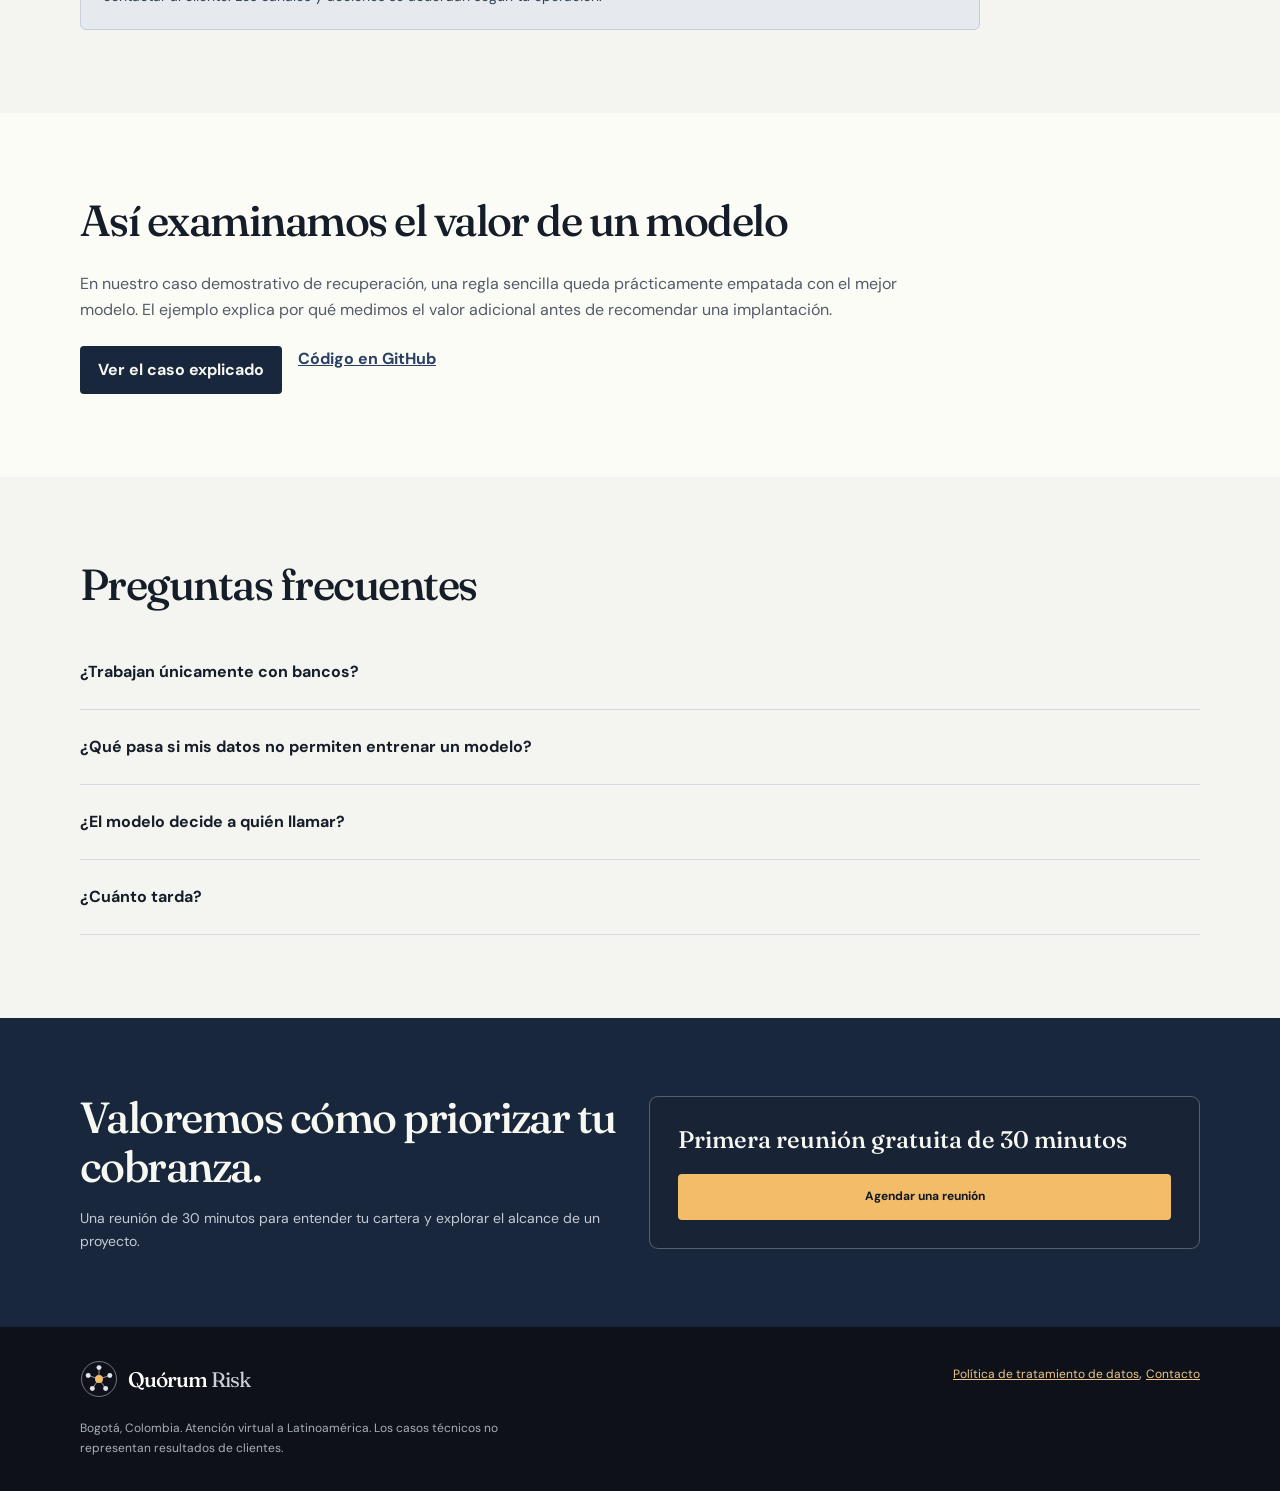
<file: recuperacion-de-cartera-morosa/index.html>
<!doctype html>
<html lang="es">
<head>
  <meta charset="utf-8"><meta name="viewport" content="width=device-width,initial-scale=1"><meta name="theme-color" content="#11171f">
  <title>Recuperación de cartera morosa con analítica | Quórum Risk</title>
  <meta name="description" content="Prioriza cuentas en mora con análisis de pagos y modelos predictivos. Identifica por dónde empezar la cobranza y revisa el valor de cada estrategia.">
  <link rel="canonical" href="https://quorumrisk.co/recuperacion-de-cartera-morosa/"><link rel="stylesheet" href="/assets/secondary.css">
  <script type="application/ld+json">{"@context":"https://schema.org","@type":"Service","name":"Recuperación de cartera morosa con analítica","serviceType":"Priorización de cobranza y modelos predictivos","provider":{"@type":"Organization","name":"Quórum Risk","url":"https://quorumrisk.co/"},"areaServed":"Latinoamérica","url":"https://quorumrisk.co/recuperacion-de-cartera-morosa/"}</script>
</head>
<body>
  <header class="site-header"><div class="wrap header-content"><a class="logo" href="/"><img src="/assets/quorum-icon.svg" alt=""><span class="logo-text">Quórum <span>Risk</span></span></a><nav class="nav" aria-label="Navegación"><a href="/#soluciones">Servicios</a><a href="/#casos">Casos técnicos</a><a href="/#como-empezamos">Cómo empezamos</a></nav><details class="mobile-nav"><summary>Menú</summary><nav aria-label="Navegación móvil"><a href="/#soluciones">Servicios</a><a href="/#casos">Casos técnicos</a><a href="https://cal.com/quorumrisk">Agendar una reunión</a></nav></details><a class="header-cta" href="https://cal.com/quorumrisk">Agendar una reunión</a></div></header>
  <main>
    <section class="hero"><div class="wrap"><div class="breadcrumbs"><a href="/">Inicio</a><span>/</span><span>Recuperación de cartera</span></div><h1>Recuperación de cartera morosa: a quién cobrar primero y por qué</h1><p class="lead">Cuando varias cuentas ya están atrasadas, el equipo no puede tratarlas todas igual. Analizamos pagos, mora y saldos para estimar la probabilidad de regularización y proponer prioridades de gestión.</p><div class="hero-actions"><a class="button" href="https://cal.com/quorumrisk">Agendar una reunión</a><a class="button button-outline" href="/casos/recuperacion-de-cartera/">Ver el caso técnico</a></div><p class="micro">Los entregables y el plazo dependen de tus datos y de la operación.</p></div></section>
    <section class="section"><div class="wrap"><h2>Para quién es</h2><p class="intro">Para fintechs, entidades financieras, distribuidoras, constructoras y otras empresas que cobran facturas, cuotas o crédito comercial y necesitan decidir cómo atender su cartera vencida.</p><div class="grid"><article class="panel"><h3>El problema</h3><p>La mora crece, hay muchas cuentas pendientes y no tienes una forma consistente de decidir cuáles revisar primero. Las reglas actuales pueden ignorar diferencias entre saldos, historial y comportamiento de pago.</p></article><article class="panel"><h3>Qué recibes</h3><ul><li>Definición del universo de mora y del evento que queremos estimar.</li><li>Modelo validado y lista de cuentas priorizadas, si los datos lo permiten.</li><li>Informe sobre calidad, calibración, resultados y comparación con reglas simples.</li></ul></article></div></div></section>
    <section class="section"><div class="wrap"><h2>Lo que necesitamos y cómo lo evaluamos</h2><div class="grid"><article class="panel"><h3>Datos de partida</h3><p>Fechas de cuotas o facturas, vencimientos, pagos, saldos, historial de mora y características de la operación. El horizonte y los requisitos mínimos se definen con tu equipo.</p></article><article class="panel"><h3>Validación</h3><p>Definimos el evento con negocio, cortamos las variables en la fecha de decisión para evitar información futura y medimos resultados en periodos posteriores cuando existe suficiente historia. Comparamos contra reglas operativas sencillas.</p></article></div><p class="note" style="margin-top:22px">No hacemos llamadas de cobro. Una probabilidad de pago no equivale a un pago conseguido ni demuestra por sí sola el efecto de contactar al cliente. Los canales y acciones se acuerdan según tu operación.</p></div></section>
    <section class="section"><div class="wrap"><h2>Así examinamos el valor de un modelo</h2><p class="intro">En nuestro caso demostrativo de recuperación, una regla sencilla queda prácticamente empatada con el mejor modelo. El ejemplo explica por qué medimos el valor adicional antes de recomendar una implantación.</p><div class="case-links"><a href="/casos/recuperacion-de-cartera/">Ver el caso explicado</a><a href="https://github.com/QuorumRisk/probabilidad-recuperacion-cartera" target="_blank" rel="noopener noreferrer">Código en GitHub</a></div></div></section>
    <section class="section faq"><div class="wrap"><h2>Preguntas frecuentes</h2><details><summary>¿Trabajan únicamente con bancos?</summary><p>No. También atendemos empresas que venden a plazos, financian compras o gestionan cuentas por cobrar.</p></details><details><summary>¿Qué pasa si mis datos no permiten entrenar un modelo?</summary><p>Lo explicamos en la evaluación y podemos proponer reglas y reportes que aprovechen la información disponible.</p></details><details><summary>¿El modelo decide a quién llamar?</summary><p>La prioridad se plantea junto con tu estrategia de cobranza, límites operativos y canales autorizados.</p></details><details><summary>¿Cuánto tarda?</summary><p>Se establece al revisar los datos, el alcance y los requisitos de integración.</p></details></div></section>
    <section class="cta"><div class="wrap grid"><div><h2>Valoremos cómo priorizar tu cobranza.</h2><p>Una reunión de 30 minutos para entender tu cartera y explorar el alcance de un proyecto.</p></div><div class="action-panel"><strong>Primera reunión gratuita de 30 minutos</strong><a class="button" href="https://cal.com/quorumrisk" target="_blank" rel="noopener noreferrer">Agendar una reunión</a></div></div></section>
  </main>
  <footer class="footer"><div class="wrap"><div><a class="logo" href="/"><img src="/assets/quorum-icon.svg" alt=""><span class="logo-text">Quórum <span>Risk</span></span></a><p>Bogotá, Colombia. Atención virtual a Latinoamérica. Los casos técnicos no representan resultados de clientes.</p></div><div class="links"><a href="/privacidad/">Política de tratamiento de datos</a>, <a href="mailto:contacto@quorumrisk.co">Contacto</a></div></div></footer>
</body>
</html>
</file>
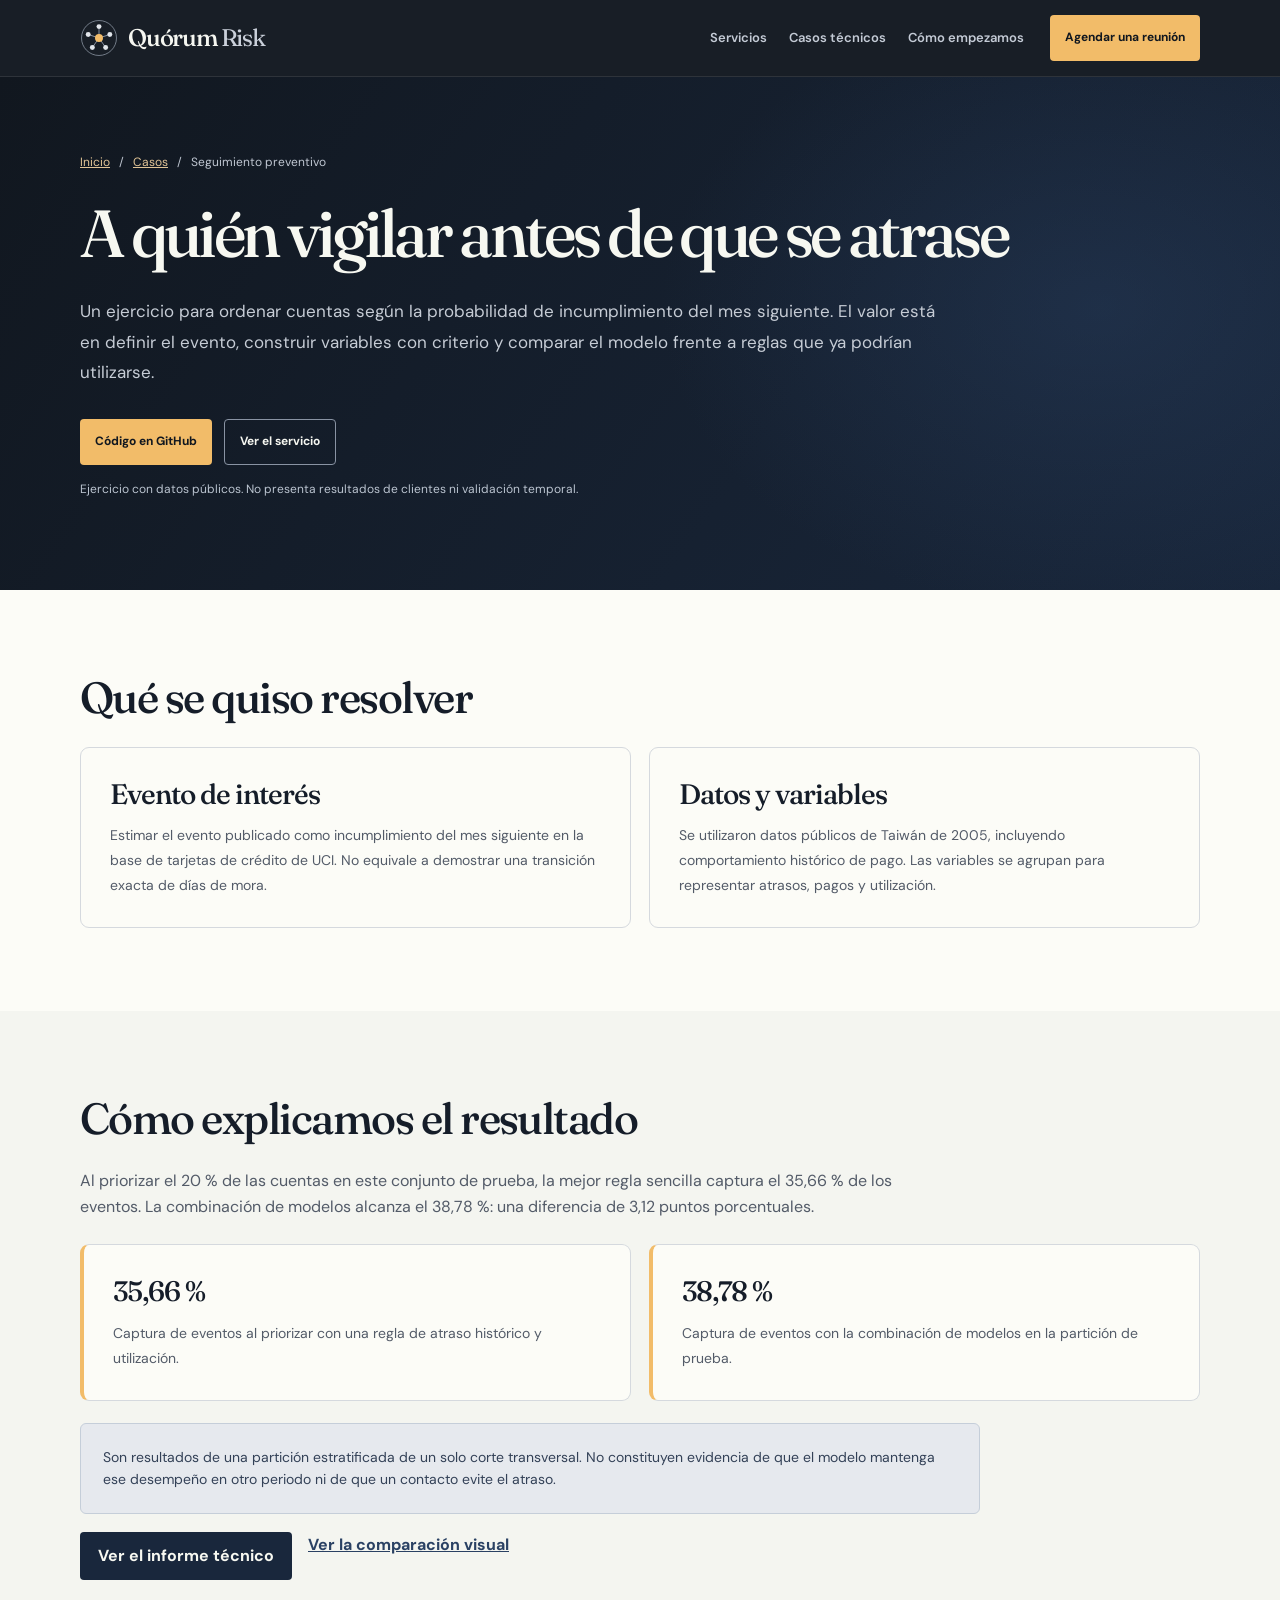
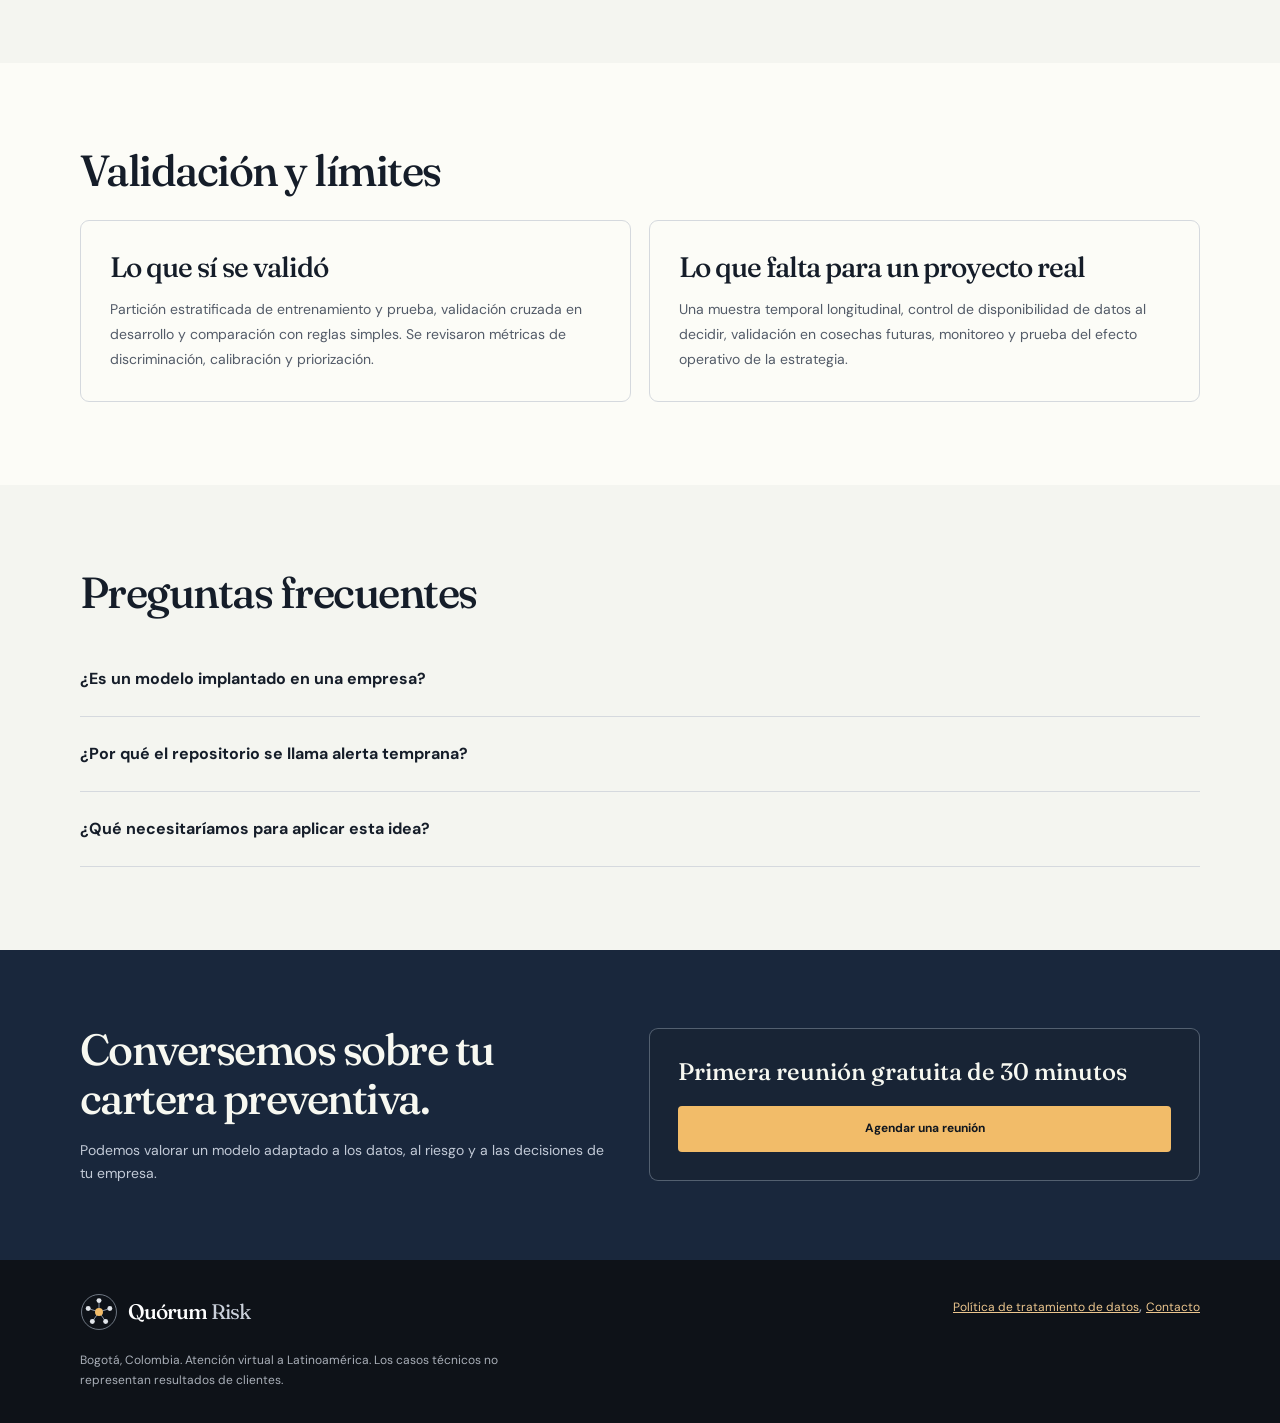
<file: casos/alerta-temprana/index.html>
<!doctype html>
<html lang="es">
<head>
  <meta charset="utf-8"><meta name="viewport" content="width=device-width,initial-scale=1"><meta name="theme-color" content="#11171f">
  <title>Priorizar el seguimiento de cartera: caso técnico | Quórum Risk</title>
  <meta name="description" content="Caso público de priorización de riesgo del siguiente mes con datos UCI. Compara modelos predictivos y reglas simples con validación transversal.">
  <link rel="canonical" href="https://quorumrisk.co/casos/alerta-temprana/"><link rel="stylesheet" href="/assets/secondary.css">
</head>
<body>
  <header class="site-header"><div class="wrap header-content"><a class="logo" href="/"><img src="/assets/quorum-icon.svg" alt=""><span class="logo-text">Quórum <span>Risk</span></span></a><nav class="nav" aria-label="Navegación"><a href="/#soluciones">Servicios</a><a href="/#casos">Casos técnicos</a><a href="/#como-empezamos">Cómo empezamos</a></nav><details class="mobile-nav"><summary>Menú</summary><nav aria-label="Navegación móvil"><a href="/#soluciones">Servicios</a><a href="/#casos">Casos técnicos</a><a href="https://cal.com/quorumrisk">Agendar una reunión</a></nav></details><a class="header-cta" href="https://cal.com/quorumrisk">Agendar una reunión</a></div></header>
  <main>
    <section class="hero"><div class="wrap"><div class="breadcrumbs"><a href="/">Inicio</a><span>/</span><a href="/#casos">Casos</a><span>/</span><span>Seguimiento preventivo</span></div><h1>A quién vigilar antes de que se atrase</h1><p class="lead">Un ejercicio para ordenar cuentas según la probabilidad de incumplimiento del mes siguiente. El valor está en definir el evento, construir variables con criterio y comparar el modelo frente a reglas que ya podrían utilizarse.</p><div class="hero-actions"><a class="button" href="https://github.com/QuorumRisk/alerta-temprana-cartera" target="_blank" rel="noopener noreferrer">Código en GitHub</a><a class="button button-outline" href="/prediccion-de-mora/">Ver el servicio</a></div><p class="micro">Ejercicio con datos públicos. No presenta resultados de clientes ni validación temporal.</p></div></section>
    <section class="section"><div class="wrap"><h2>Qué se quiso resolver</h2><div class="grid"><article class="panel"><h3>Evento de interés</h3><p>Estimar el evento publicado como incumplimiento del mes siguiente en la base de tarjetas de crédito de UCI. No equivale a demostrar una transición exacta de días de mora.</p></article><article class="panel"><h3>Datos y variables</h3><p>Se utilizaron datos públicos de Taiwán de 2005, incluyendo comportamiento histórico de pago. Las variables se agrupan para representar atrasos, pagos y utilización.</p></article></div></div></section>
    <section class="section"><div class="wrap"><h2>Cómo explicamos el resultado</h2><p class="intro">Al priorizar el 20 % de las cuentas en este conjunto de prueba, la mejor regla sencilla captura el 35,66 % de los eventos. La combinación de modelos alcanza el 38,78 %: una diferencia de 3,12 puntos porcentuales.</p><div class="grid"><article class="panel accent"><h3>35,66 %</h3><p>Captura de eventos al priorizar con una regla de atraso histórico y utilización.</p></article><article class="panel accent"><h3>38,78 %</h3><p>Captura de eventos con la combinación de modelos en la partición de prueba.</p></article></div><p class="note" style="margin-top:22px">Son resultados de una partición estratificada de un solo corte transversal. No constituyen evidencia de que el modelo mantenga ese desempeño en otro periodo ni de que un contacto evite el atraso.</p><div class="case-links"><a href="https://github.com/QuorumRisk/alerta-temprana-cartera/blob/main/reports/resumen.md" target="_blank" rel="noopener noreferrer">Ver el informe técnico</a><a href="https://github.com/QuorumRisk/alerta-temprana-cartera/blob/main/reports/figures/valor_incremental.png" target="_blank" rel="noopener noreferrer">Ver la comparación visual</a></div></div></section>
    <section class="section"><div class="wrap"><h2>Validación y límites</h2><div class="grid"><article class="panel"><h3>Lo que sí se validó</h3><p>Partición estratificada de entrenamiento y prueba, validación cruzada en desarrollo y comparación con reglas simples. Se revisaron métricas de discriminación, calibración y priorización.</p></article><article class="panel"><h3>Lo que falta para un proyecto real</h3><p>Una muestra temporal longitudinal, control de disponibilidad de datos al decidir, validación en cosechas futuras, monitoreo y prueba del efecto operativo de la estrategia.</p></article></div></div></section>
    <section class="section faq"><div class="wrap"><h2>Preguntas frecuentes</h2><details><summary>¿Es un modelo implantado en una empresa?</summary><p>No. Es un ejercicio académico reproducible con datos públicos.</p></details><details><summary>¿Por qué el repositorio se llama alerta temprana?</summary><p>Es el nombre histórico del repositorio. Su validación es transversal; no demuestra por sí sola un sistema de alerta temporal.</p></details><details><summary>¿Qué necesitaríamos para aplicar esta idea?</summary><p>Historial de pagos con fechas, definición clara de mora y suficientes periodos posteriores para una validación fuera de tiempo.</p></details></div></section>
    <section class="cta"><div class="wrap grid"><div><h2>Conversemos sobre tu cartera preventiva.</h2><p>Podemos valorar un modelo adaptado a los datos, al riesgo y a las decisiones de tu empresa.</p></div><div class="action-panel"><strong>Primera reunión gratuita de 30 minutos</strong><a class="button" href="https://cal.com/quorumrisk" target="_blank" rel="noopener noreferrer">Agendar una reunión</a></div></div></section>
  </main>
  <footer class="footer"><div class="wrap"><div><a class="logo" href="/"><img src="/assets/quorum-icon.svg" alt=""><span class="logo-text">Quórum <span>Risk</span></span></a><p>Bogotá, Colombia. Atención virtual a Latinoamérica. Los casos técnicos no representan resultados de clientes.</p></div><div class="links"><a href="/privacidad/">Política de tratamiento de datos</a>, <a href="mailto:contacto@quorumrisk.co">Contacto</a></div></div></footer>
</body>
</html>
</file>
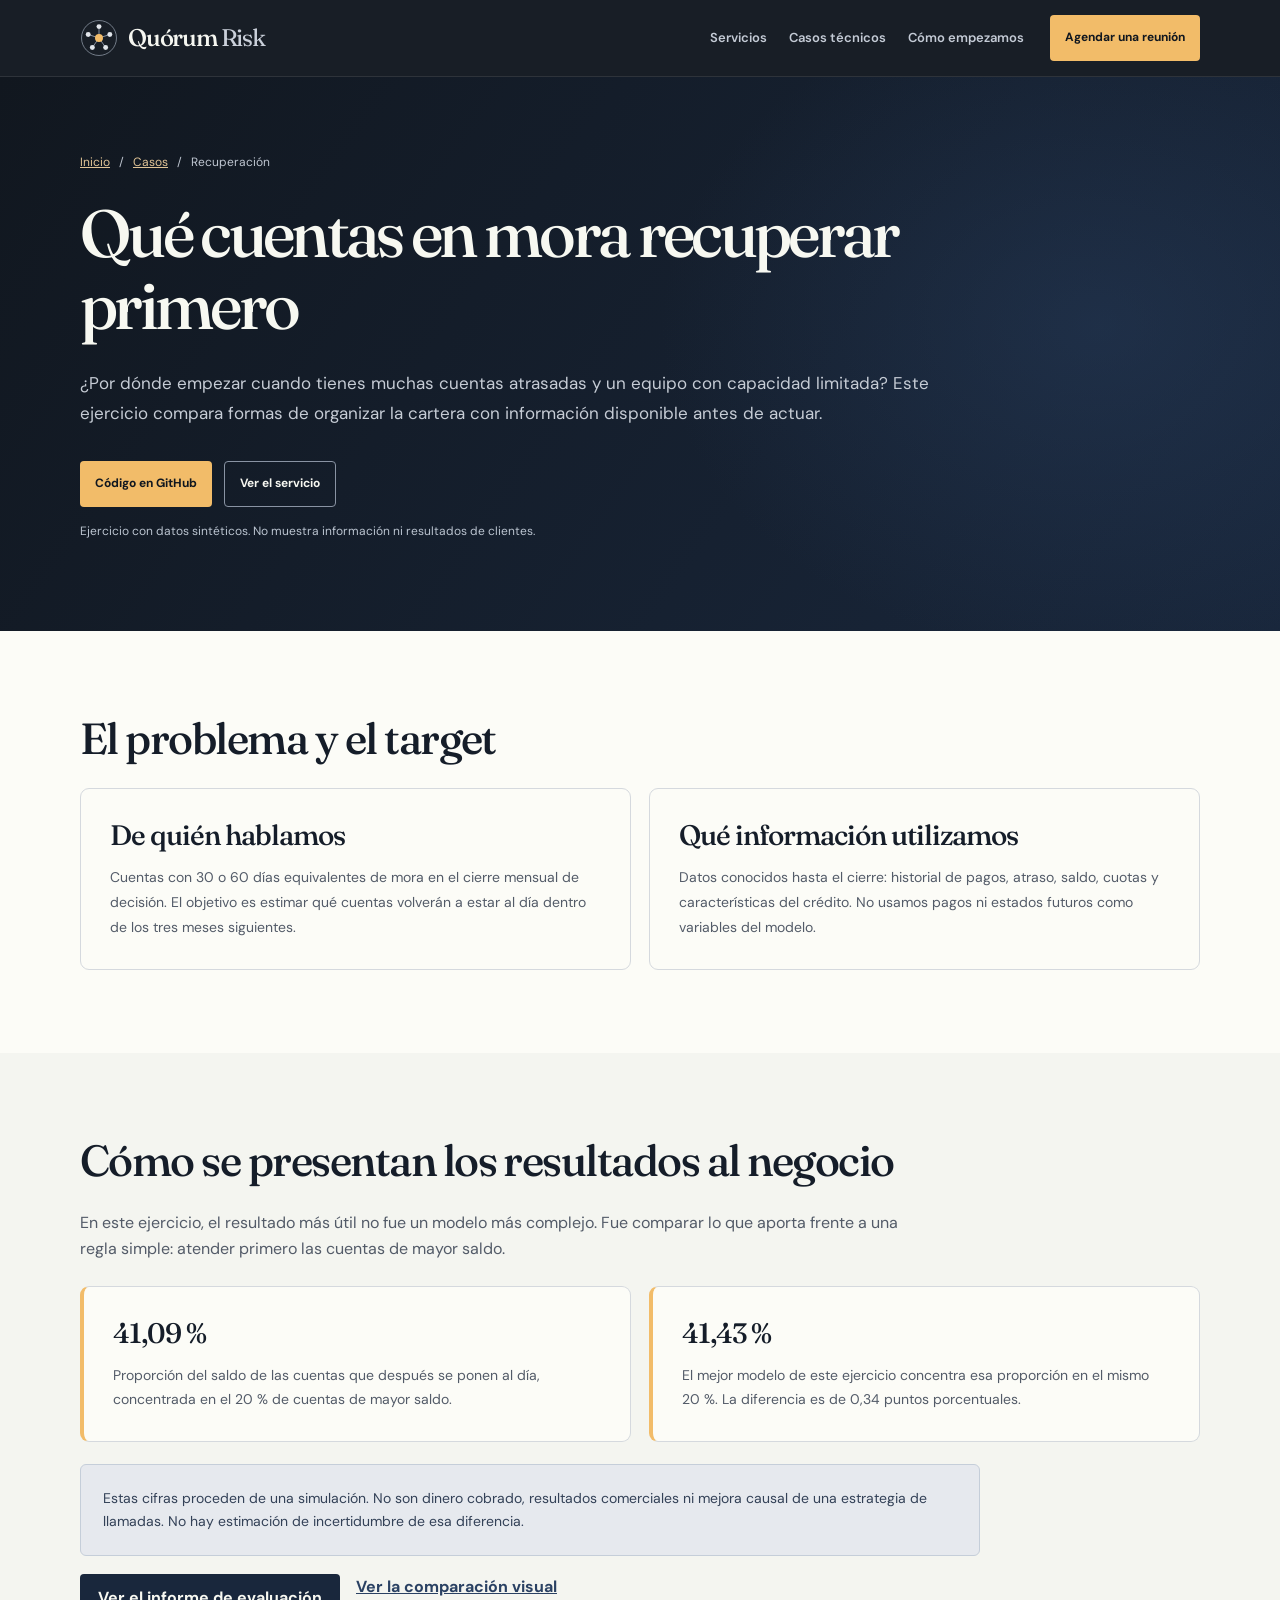
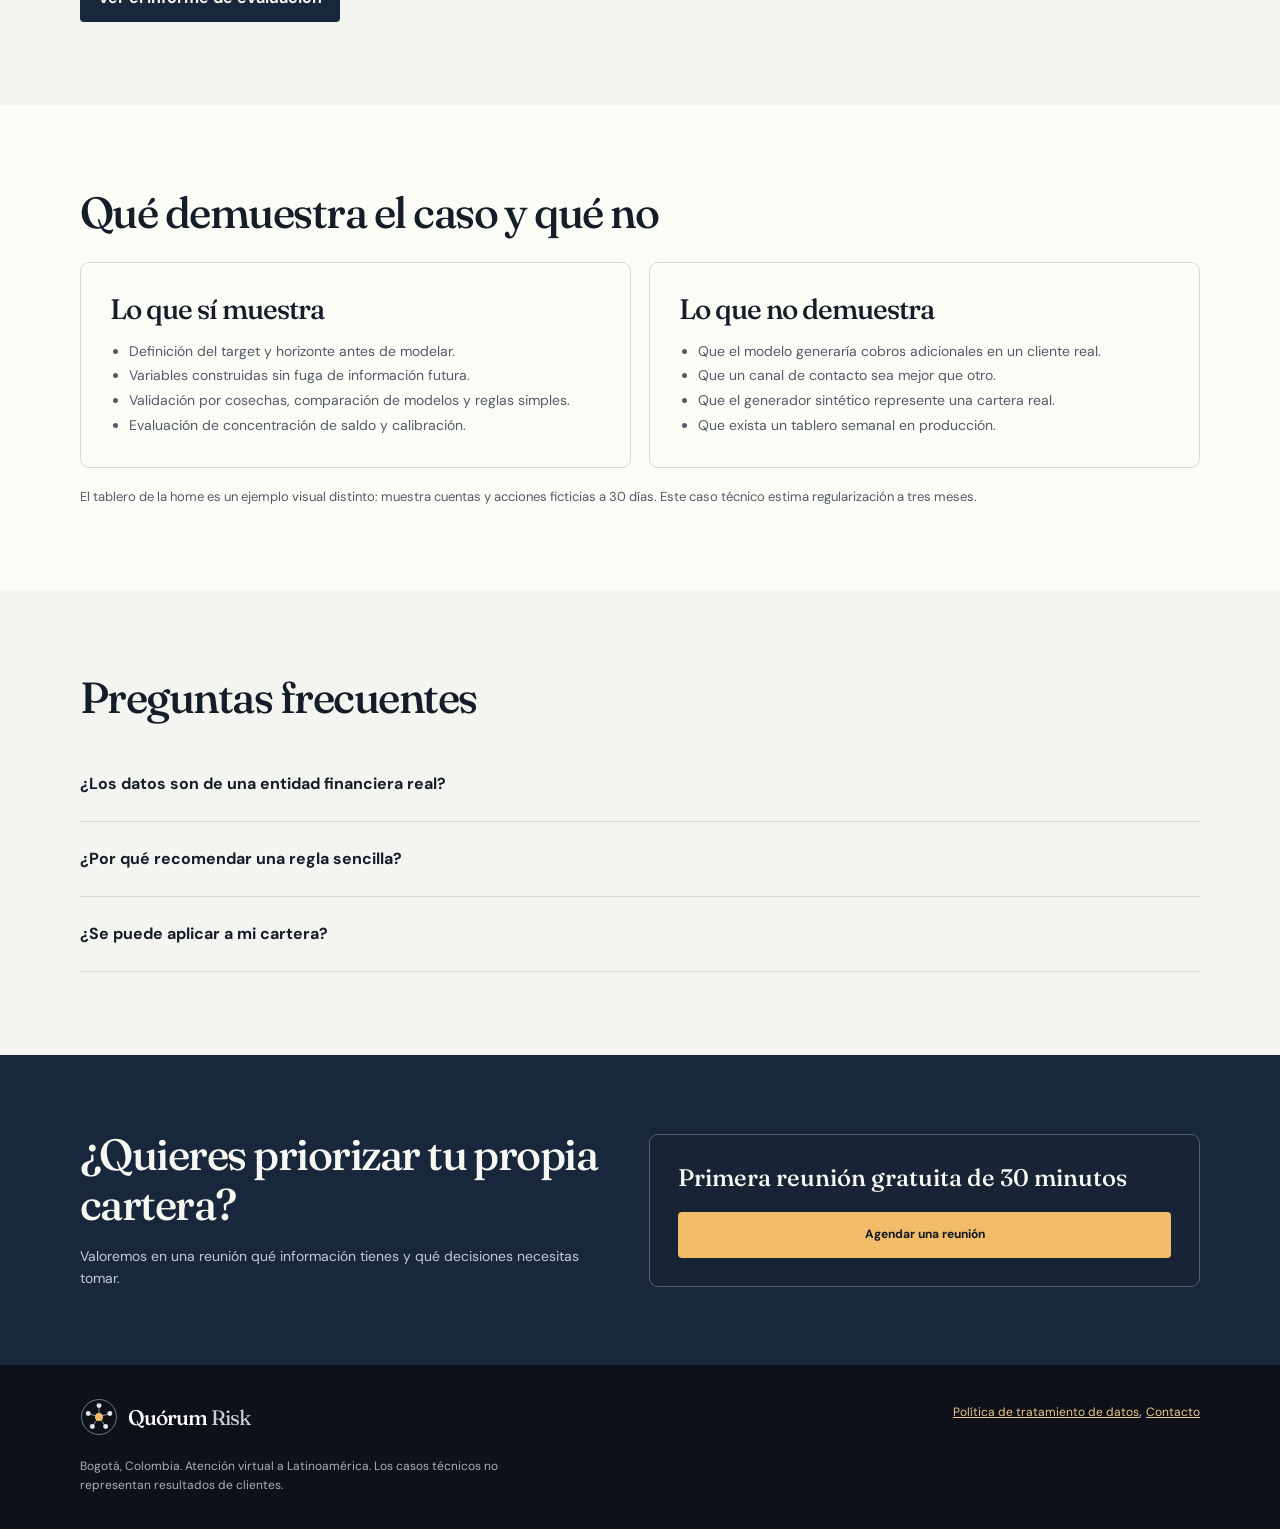
<file: casos/recuperacion-de-cartera/index.html>
<!doctype html>
<html lang="es">
<head>
  <meta charset="utf-8"><meta name="viewport" content="width=device-width,initial-scale=1"><meta name="theme-color" content="#11171f">
  <title>Priorizar cuentas en mora: caso técnico | Quórum Risk</title>
  <meta name="description" content="Caso demostrativo de priorización de cartera morosa con datos sintéticos. Comparamos Machine Learning con reglas sencillas para decidir cuándo aporta valor.">
  <link rel="canonical" href="https://quorumrisk.co/casos/recuperacion-de-cartera/"><link rel="stylesheet" href="/assets/secondary.css">
</head>
<body>
  <header class="site-header"><div class="wrap header-content"><a class="logo" href="/"><img src="/assets/quorum-icon.svg" alt=""><span class="logo-text">Quórum <span>Risk</span></span></a><nav class="nav" aria-label="Navegación"><a href="/#soluciones">Servicios</a><a href="/#casos">Casos técnicos</a><a href="/#como-empezamos">Cómo empezamos</a></nav><details class="mobile-nav"><summary>Menú</summary><nav aria-label="Navegación móvil"><a href="/#soluciones">Servicios</a><a href="/#casos">Casos técnicos</a><a href="https://cal.com/quorumrisk">Agendar una reunión</a></nav></details><a class="header-cta" href="https://cal.com/quorumrisk">Agendar una reunión</a></div></header>
  <main>
    <section class="hero"><div class="wrap"><div class="breadcrumbs"><a href="/">Inicio</a><span>/</span><a href="/#casos">Casos</a><span>/</span><span>Recuperación</span></div><h1>Qué cuentas en mora recuperar primero</h1><p class="lead">¿Por dónde empezar cuando tienes muchas cuentas atrasadas y un equipo con capacidad limitada? Este ejercicio compara formas de organizar la cartera con información disponible antes de actuar.</p><div class="hero-actions"><a class="button" href="https://github.com/QuorumRisk/probabilidad-recuperacion-cartera" target="_blank" rel="noopener noreferrer">Código en GitHub</a><a class="button button-outline" href="/recuperacion-de-cartera-morosa/">Ver el servicio</a></div><p class="micro">Ejercicio con datos sintéticos. No muestra información ni resultados de clientes.</p></div></section>
    <section class="section"><div class="wrap"><h2>El problema y el target</h2><div class="grid"><article class="panel"><h3>De quién hablamos</h3><p>Cuentas con 30 o 60 días equivalentes de mora en el cierre mensual de decisión. El objetivo es estimar qué cuentas volverán a estar al día dentro de los tres meses siguientes.</p></article><article class="panel"><h3>Qué información utilizamos</h3><p>Datos conocidos hasta el cierre: historial de pagos, atraso, saldo, cuotas y características del crédito. No usamos pagos ni estados futuros como variables del modelo.</p></article></div></div></section>
    <section class="section"><div class="wrap"><h2>Cómo se presentan los resultados al negocio</h2><p class="intro">En este ejercicio, el resultado más útil no fue un modelo más complejo. Fue comparar lo que aporta frente a una regla simple: atender primero las cuentas de mayor saldo.</p><div class="grid"><article class="panel accent"><h3>41,09 %</h3><p>Proporción del saldo de las cuentas que después se ponen al día, concentrada en el 20 % de cuentas de mayor saldo.</p></article><article class="panel accent"><h3>41,43 %</h3><p>El mejor modelo de este ejercicio concentra esa proporción en el mismo 20 %. La diferencia es de 0,34 puntos porcentuales.</p></article></div><p class="note" style="margin-top:22px">Estas cifras proceden de una simulación. No son dinero cobrado, resultados comerciales ni mejora causal de una estrategia de llamadas. No hay estimación de incertidumbre de esa diferencia.</p><div class="case-links"><a href="https://github.com/QuorumRisk/probabilidad-recuperacion-cartera/blob/main/reports/resumen.md" target="_blank" rel="noopener noreferrer">Ver el informe de evaluación</a><a href="https://github.com/QuorumRisk/probabilidad-recuperacion-cartera/blob/main/reports/figures/valor_incremental.png" target="_blank" rel="noopener noreferrer">Ver la comparación visual</a></div></div></section>
    <section class="section"><div class="wrap"><h2>Qué demuestra el caso y qué no</h2><div class="grid"><article class="panel"><h3>Lo que sí muestra</h3><ul><li>Definición del target y horizonte antes de modelar.</li><li>Variables construidas sin fuga de información futura.</li><li>Validación por cosechas, comparación de modelos y reglas simples.</li><li>Evaluación de concentración de saldo y calibración.</li></ul></article><article class="panel"><h3>Lo que no demuestra</h3><ul><li>Que el modelo generaría cobros adicionales en un cliente real.</li><li>Que un canal de contacto sea mejor que otro.</li><li>Que el generador sintético represente una cartera real.</li><li>Que exista un tablero semanal en producción.</li></ul></article></div><p class="small muted" style="margin-top:18px">El tablero de la home es un ejemplo visual distinto: muestra cuentas y acciones ficticias a 30 días. Este caso técnico estima regularización a tres meses.</p></div></section>
    <section class="section faq"><div class="wrap"><h2>Preguntas frecuentes</h2><details><summary>¿Los datos son de una entidad financiera real?</summary><p>No. Se generan en un panel sintético reproducible dentro del repositorio.</p></details><details><summary>¿Por qué recomendar una regla sencilla?</summary><p>Porque en esta simulación la diferencia frente al mejor modelo es demasiado pequeña para justificar su complejidad.</p></details><details><summary>¿Se puede aplicar a mi cartera?</summary><p>La metodología puede adaptarse, pero requiere definir tu evento de negocio y validar sobre tus propios datos.</p></details></div></section>
    <section class="cta"><div class="wrap grid"><div><h2>¿Quieres priorizar tu propia cartera?</h2><p>Valoremos en una reunión qué información tienes y qué decisiones necesitas tomar.</p></div><div class="action-panel"><strong>Primera reunión gratuita de 30 minutos</strong><a class="button" href="https://cal.com/quorumrisk" target="_blank" rel="noopener noreferrer">Agendar una reunión</a></div></div></section>
  </main>
  <footer class="footer"><div class="wrap"><div><a class="logo" href="/"><img src="/assets/quorum-icon.svg" alt=""><span class="logo-text">Quórum <span>Risk</span></span></a><p>Bogotá, Colombia. Atención virtual a Latinoamérica. Los casos técnicos no representan resultados de clientes.</p></div><div class="links"><a href="/privacidad/">Política de tratamiento de datos</a>, <a href="mailto:contacto@quorumrisk.co">Contacto</a></div></div></footer>
</body>
</html>
</file>
<file: assets/secondary.css>
@import url('https://fonts.googleapis.com/css2?family=DM+Sans:wght@400;500;600;700&family=Fraunces:opsz,wght@9..144,400;9..144,500;9..144,600&display=swap');
:root{--deep:#11171f;--pine:#19273c;--pine2:#2a4163;--paper:#f4f5f0;--surface:#fcfcf7;--line:#d5d9de;--ink:#151d29;--muted:#535b68;--gold:#f2bc69;--heading:'Fraunces',Georgia,serif;--body:'DM Sans',system-ui,sans-serif}
*{box-sizing:border-box}html{scroll-behavior:smooth}body{margin:0;color:var(--ink);background:var(--paper);font:16px/1.62 var(--body);-webkit-font-smoothing:antialiased}h1,h2,h3,p{margin:0}h1,h2,h3{font-family:var(--heading);font-weight:500;letter-spacing:-.035em}h1{font-size:clamp(2.8rem,5.2vw,5.2rem);line-height:1.08;letter-spacing:-.055em}h2{font-size:clamp(2rem,3.4vw,3.1rem);line-height:1.13}h3{font-size:clamp(1.35rem,2.2vw,1.9rem);line-height:1.2}a{color:inherit}a:focus-visible,summary:focus-visible{outline:3px solid var(--gold);outline-offset:4px}.wrap{width:min(1120px,calc(100% - 52px));margin:auto}
.site-header{position:sticky;top:0;z-index:30;background:#11171ff7;color:#f5f6f0;border-bottom:1px solid #ffffff18;backdrop-filter:blur(15px)}.header-content{min-height:76px;display:flex;gap:26px;align-items:center}.logo{display:inline-flex;align-items:center;gap:10px;text-decoration:none;white-space:nowrap}.logo img{width:38px;height:38px}.logo-text{font:500 24px/1.1 var(--heading);letter-spacing:-.05em}.logo-text span{color:#cad0da;font-weight:400}.nav{display:flex;gap:22px;margin-left:auto}.nav a{font-size:13px;color:#c4cbd6;font-weight:600;text-decoration:none}.nav a:hover{color:#fff}.header-cta,.button{display:inline-flex;align-items:center;justify-content:center;min-height:46px;padding:10px 15px;border-radius:4px;text-decoration:none;background:var(--gold);color:var(--deep);font-size:12px;font-weight:700;white-space:nowrap}.header-cta:hover,.button:hover{background:#ffd08a}.button-outline{color:#f5f6f0;background:transparent;border:1px solid #8993a3}.button-outline:hover{background:#ffffff17}.mobile-nav{display:none;position:relative}.mobile-nav summary{list-style:none;cursor:pointer;border:1px solid #8993a3;border-radius:4px;min-height:44px;padding:10px;color:#eef0f5;font-size:12px;display:flex;align-items:center}.mobile-nav summary::-webkit-details-marker{display:none}.mobile-nav nav{position:absolute;right:0;top:calc(100% + 12px);width:220px;background:var(--pine);padding:8px;border:1px solid #8993a3;border-radius:5px;box-shadow:0 20px 35px #0006}.mobile-nav nav a{display:block;padding:10px;color:white;font-size:13px;text-decoration:none}
.hero{position:relative;background:linear-gradient(125deg,var(--deep),#19273c);color:#f7f8f1;padding:76px 0 90px;overflow:hidden}.hero:after{content:"";pointer-events:none;position:absolute;inset:0;background:radial-gradient(ellipse 43% 75% at 86% 45%,#2b436660,transparent 80%)}.hero .wrap{position:relative;z-index:1}.breadcrumbs{display:flex;gap:9px;flex-wrap:wrap;color:#bfc6d1;font-size:12px;margin-bottom:26px}.breadcrumbs a{color:#e1c496}.hero h1{max-width:960px;margin-bottom:26px}.hero .lead{max-width:72ch;color:#c6ccd5;font-size:17px;line-height:1.78}.hero-actions{display:flex;flex-wrap:wrap;gap:12px;margin-top:32px}.hero .price{font-weight:700;color:var(--gold);margin-top:17px}.hero .micro{font-size:12px;color:#bbc4d0;margin-top:15px}
.section{padding:83px 0}.section:nth-of-type(even){background:var(--surface)}.section h2{margin-bottom:25px}.section .intro{max-width:77ch;color:var(--muted);margin-bottom:24px}.grid{display:grid;grid-template-columns:repeat(2,minmax(0,1fr));gap:18px}.panel{background:var(--surface);border:1px solid var(--line);padding:29px;border-radius:9px}.panel h3{margin-bottom:13px}.panel p,.panel li{font-size:14px;color:var(--muted);line-height:1.78}.panel ul{padding-left:19px;margin:12px 0 0}.panel p+p{margin-top:12px}.panel a{color:var(--pine2);font-weight:700}.accent{border-left:4px solid var(--gold)}.muted{color:var(--muted)}.note{background:#e6e9ee;border:1px solid #c5ced9;border-radius:6px;padding:22px;color:#334157;font-size:14px;max-width:90ch}.small{font-size:13px}.case-links{display:flex;gap:16px;flex-wrap:wrap;margin-top:18px}.case-links a{font-weight:700;color:var(--pine2)}.case-links a:first-child{background:var(--pine);color:#f7f8f1;text-decoration:none;padding:11px 18px;border-radius:4px;min-height:44px;display:inline-flex;align-items:center}.faq details{border-bottom:1px solid var(--line);padding:15px 0}.faq summary{min-height:44px;cursor:pointer;font-weight:700;display:flex;align-items:center}.faq details p{font-size:14px;color:var(--muted);max-width:80ch;padding-bottom:9px}.cta{background:var(--pine);color:#f7f8f1;padding:75px 0}.cta .grid{align-items:center}.cta p{color:#c2cad7;max-width:53ch;margin-top:16px;font-size:14px}.cta .action-panel{border:1px solid #939eaf7c;border-radius:9px;background:#182435;padding:28px}.cta .action-panel strong{font:500 24px var(--heading);display:block;margin-bottom:20px}.cta .action-panel a{width:100%}.footer{background:#0e1218;color:#a9afb8;padding:33px 0}.footer .wrap{display:flex;justify-content:space-between;gap:35px;align-items:flex-start}.footer .logo-text{font-size:21px;color:#fff}.footer p{font-size:12px;max-width:430px;margin-top:13px}.footer a{color:#ecc68e;font-size:12px}
@media(max-width:950px){.nav{display:none}.mobile-nav{display:block;margin-left:auto}.header-content{gap:12px}.grid{grid-template-columns:1fr}}
@media(max-width:580px){.wrap{width:calc(100% - 38px)}.header-content{gap:7px;min-height:68px}.logo img{width:30px;height:30px}.logo-text{font-size:19px}.header-cta{font-size:10px;padding:9px}.mobile-nav summary{font-size:11px;padding:9px}.hero{padding:58px 0 71px}.hero .lead{font-size:15px}.section{padding:64px 0}.panel{padding:22px}.footer .wrap{display:block}.footer .links{margin-top:22px}}
@media(max-width:350px){.header-cta{display:none}}
@media(prefers-reduced-motion:reduce){html{scroll-behavior:auto}}
</file>
